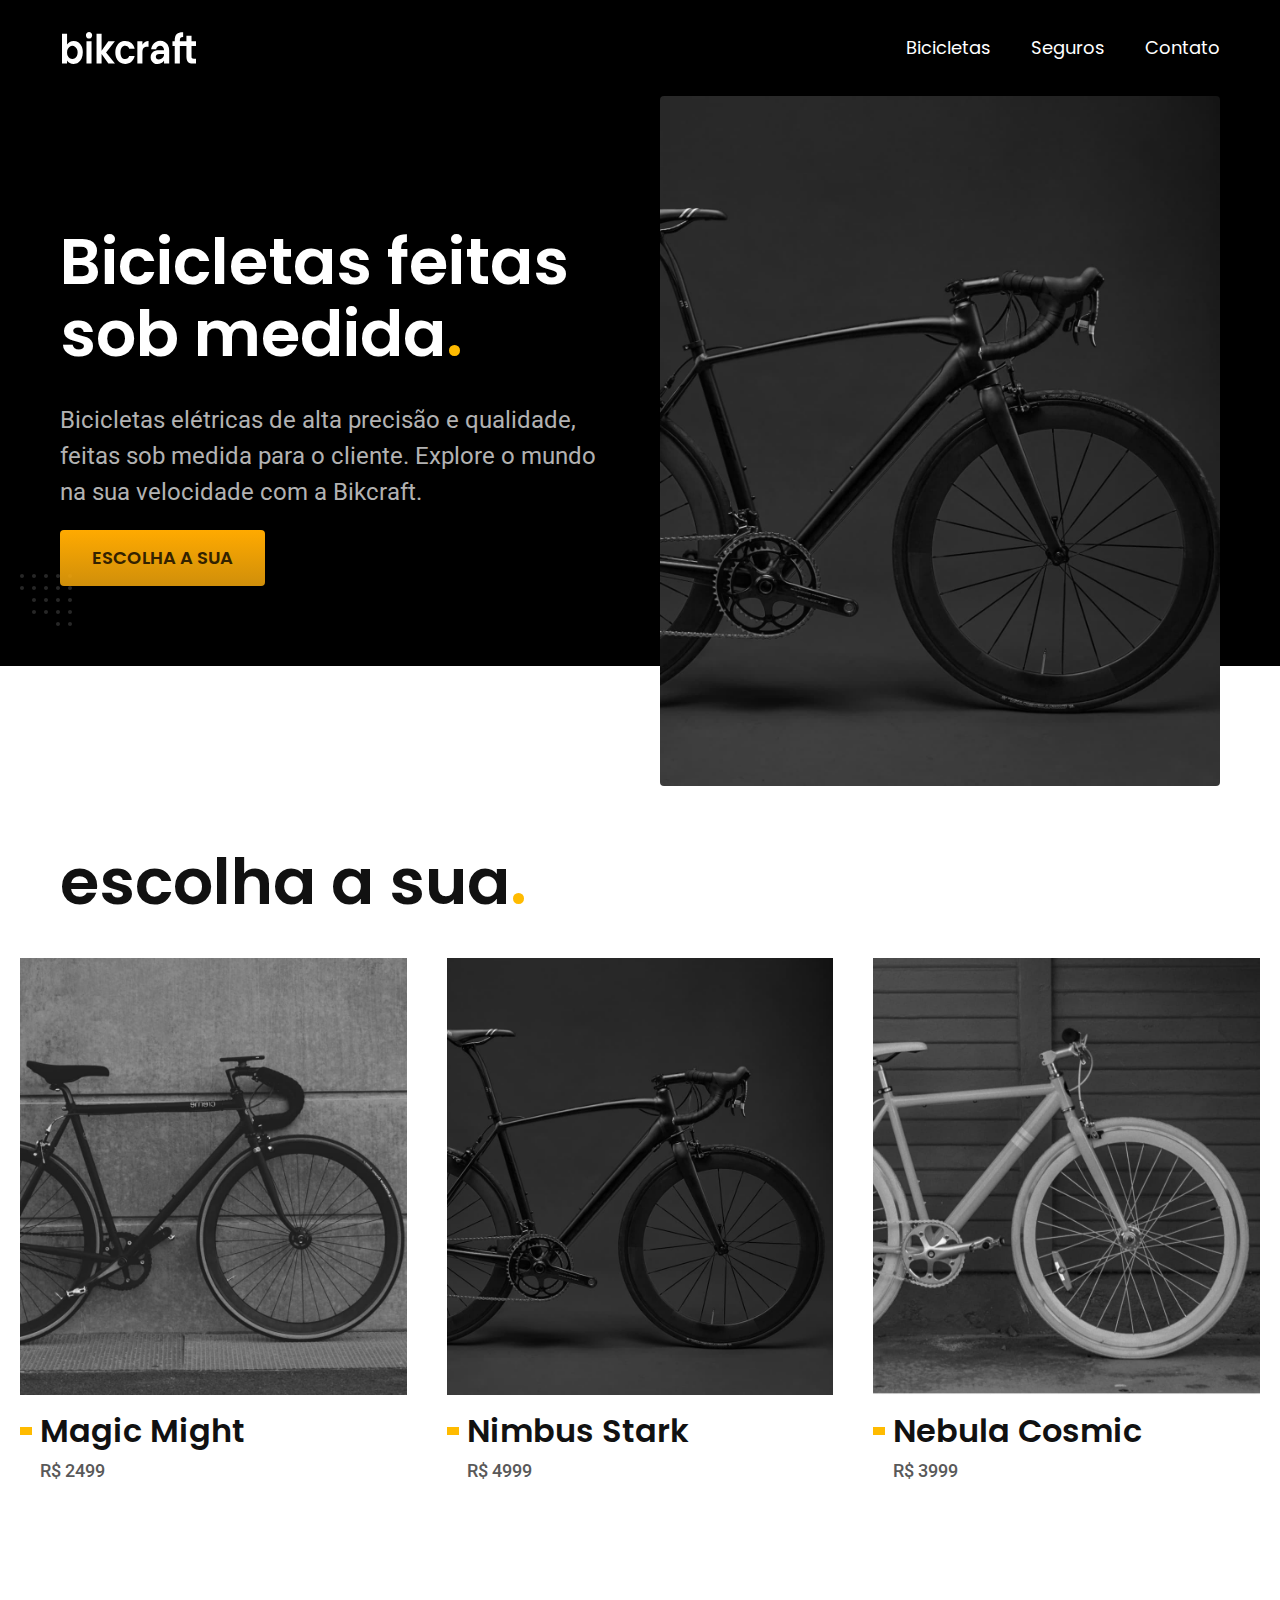
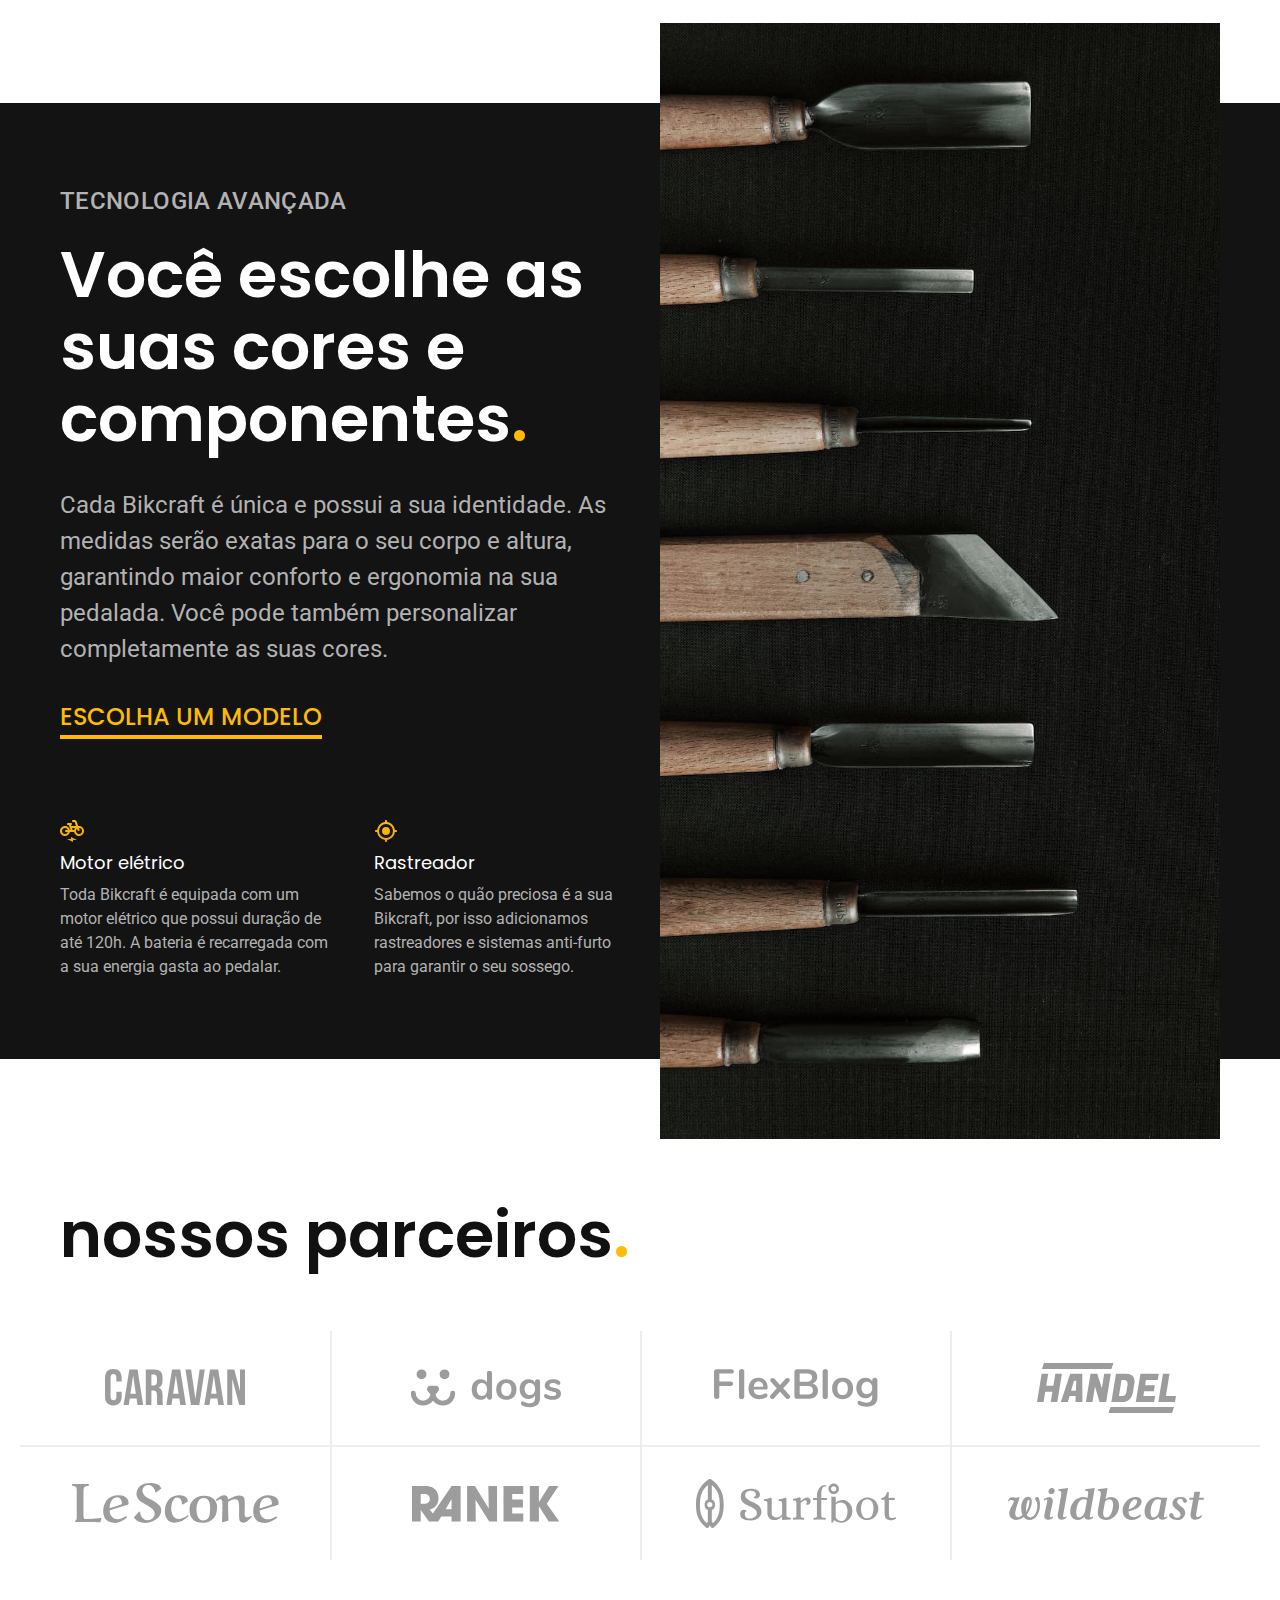
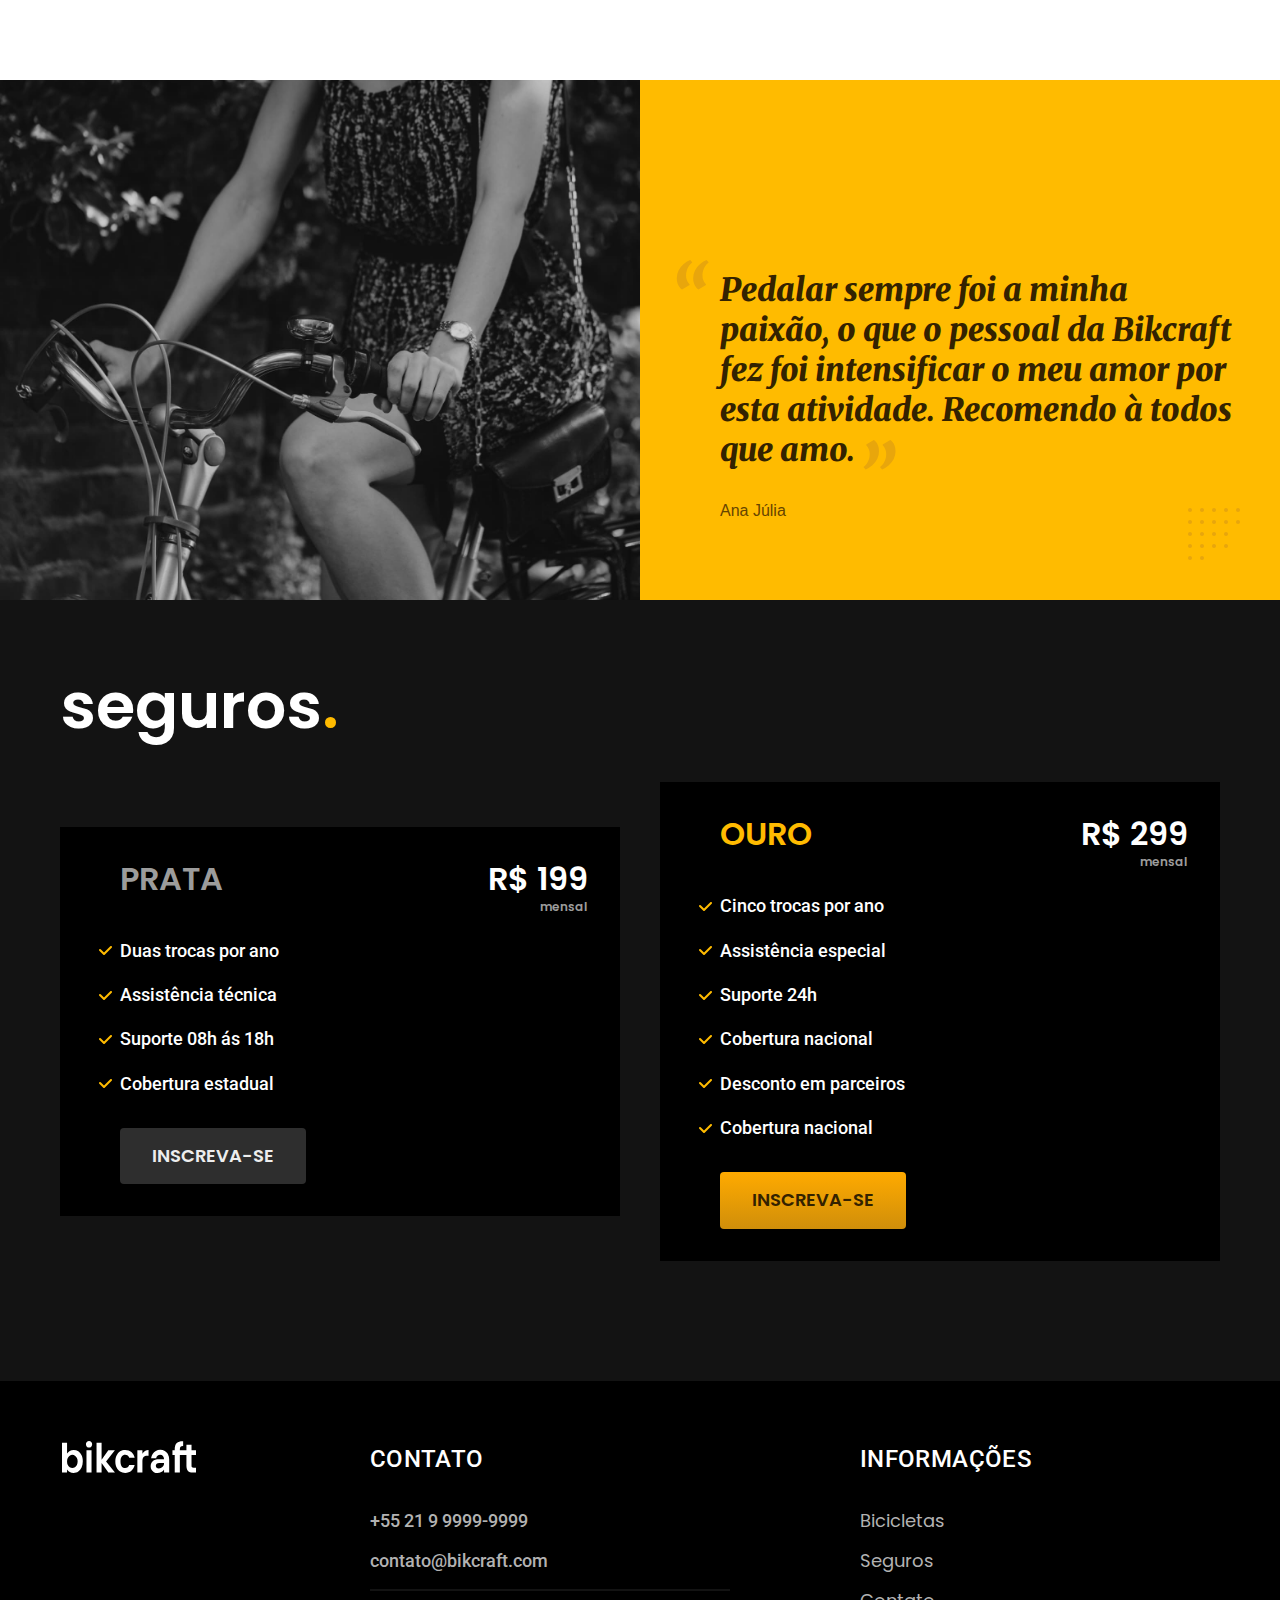
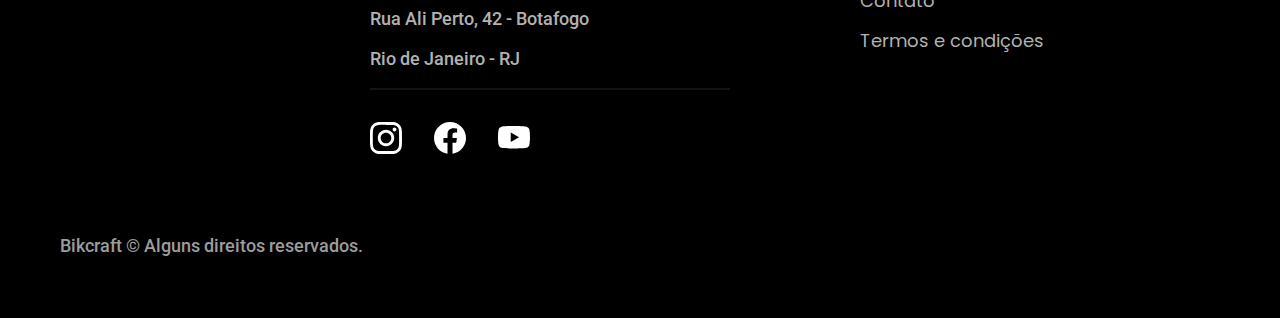
<file: index.html>
<!DOCTYPE html>
<html lang="pt-br">
<head>
    <meta charset="UTF-8">
    <meta name="viewport" content="width=device-width, initial-scale=1.0">
    <meta name="description" content="Bicicletas elétricas de alta precisão e qualidade,  feitas sob medida para o cliente. Explore o mundo na sua velocidade com a Bikcraft.">
    <title>Bikcraft - Bicicletas Elétricas</title>

    <link rel="icon" href="./favicon.svg" type="image/svg+xml">
    <link rel="preload" href="./css/style.css" as="style">
    <link rel="stylesheet" href="./css/style.css">

    <link rel="preconnect" href="https://fonts.googleapis.com">
    <link rel="preconnect" href="https://fonts.gstatic.com" crossorigin>
    <link rel="preconnect" href="https://fonts.googleapis.com">
    <link rel="preconnect" href="https://fonts.gstatic.com" crossorigin>
    <link href="https://fonts.googleapis.com/css2?family=Merriweather:ital,wght@1,900&family=Poppins:wght@400;600&family=Roboto:wght@400;500&display=swap" rel="stylesheet">
</head>
<body>
    <header class="header-bg">
        <div class="header container">
            <a href=""><img src="./img/bikcraft.svg" alt="Bikcraft"></a>
            <nav aria-label="primaria">
                <ul class="header-menu font-1-m cor-0">
                    <li><a href="./bicicletas.html">Bicicletas</a></li>
                    <li><a href="./seguros.html">Seguros</a></li>
                    <li><a href="./contato.html">Contato</a></li>
                </ul>
            </nav>
        </div>
    </header>

    <main class="introducao-bg">
        <div class="introducao container">
            <div class="introducao-conteudo">
                <h1 class="font-1-xxl cor-0 fadeInDown" data-anime="200">Bicicletas feitas sob medida<span class="cor-p1">.</span></h1>
                <p class="font-2-l cor-5 fadeInDown" data-anime="400">Bicicletas elétricas de alta precisão e qualidade,  feitas sob medida para o cliente. Explore o mundo na sua velocidade com a Bikcraft.</p>
                <a class="botao fadeInDown" data-anime="600" href="./bicicletas.html">Escolha a sua</a>
            </div>
            <div>
                <img class="fadeInDown" src="./img/fotos/introducao.jpg" data-anime="800" alt="Bicicleta elétrica preta">
            </div>
        </div>
    </main>

    <article class="bicicletas-lista">
        <h2 class=" container font-1-xxl">escolha a sua<span class="cor-p1">.</span></h2>

        <ul>
            <li>
                <a href="./bicicletas/magic.html">
                    <img src="./img/bicicletas/magic-home.jpg" alt="Bicicleta Magic">
                    <h3 class="font-1-xl">Magic Might</h3>
                    <span class="font-2-m cor-8">R$ 2499</span>
                </a>
            </li>
            <li>
                <a href="./bicicletas/nimbus.html">
                    <img src="./img/bicicletas/nimbus-home.jpg" alt="Bicicleta Magic">
                    <h3 class="font-1-xl">Nimbus Stark</h3>
                    <span class="font-2-m cor-8">R$ 4999</span>
                </a>
            </li>
            <li>
                <a href="./bicicletas/nebula.html">
                    <img src="./img/bicicletas/nebula-home.jpg" alt="Bicicleta Magic">
                    <h3 class="font-1-xl">Nebula Cosmic</h3>
                    <span class="font-2-m cor-8">R$ 3999</span>
                </a>
            </li>
        </ul>
    </article>

    <article class="tecnologia-bg">
        <div class="tecnologia container">
            <div class="tecnologia-conteudo">
                <span class="font-2-l-b cor-5">Tecnologia avançada</span>
                <h2 class="font-1-xxl cor-0">Você escolhe as suas cores e componentes<span class="cor-p1">.</span></h2>
                <p class="font-2-l cor-5">Cada Bikcraft é única e possui a sua identidade. As medidas serão exatas para o seu corpo e altura, garantindo maior conforto e ergonomia na sua pedalada. Você pode também personalizar completamente as suas cores.</p>
                <a class="link" href="./bicicletas.html">Escolha um modelo</a>
                <div class="tecnologia-vantagens">
                    <div>
                        <img src="./img/icones/eletrica.svg" alt="">
                        <h3 class="font-1-m cor-0">Motor elétrico</h3>
                        <p class="font-2-s cor-5">Toda Bikcraft é equipada com um motor elétrico que possui duração de até 120h. A bateria é recarregada com a sua energia gasta ao pedalar.</p>
                    </div>

                    <div>
                        <img src="./img/icones/rastreador.svg" alt="">
                        <h3 class="font-1-m cor-0">Rastreador</h3>
                        <p class="font-2-s cor-5">Sabemos o quão preciosa é a sua Bikcraft, por isso adicionamos rastreadores e sistemas anti-furto para garantir o seu sossego.</p>
                    </div>
                </div>
            </div>

            <div class="tecnologia-imagem">
                <img src="./img/fotos/tecnologia.jpg">
            </div>
        </div>
    </article>

    <section class="parceiros" aria-label="Nossos Parceiros">
        <h2 class=" container font-1-xxl">nossos parceiros<span class="cor-p1">.</span></h2>
        <ul>
            <li><img src="./img/parceiros/caravan.svg" alt="Caravan"></img></li>
            <li><img src="./img/parceiros/dogs.svg" alt="Dogs"></img></li>
            <li><img src="./img/parceiros/flexblog.svg" alt="FlexBlog"></img></li>
            <li><img src="./img/parceiros/handel.svg" alt="Handel"></img></li>
            <li><img src="./img/parceiros/lescone.svg" alt="Lescone"></img></li>
            <li><img src="./img/parceiros/ranek.svg" alt="Ranek"></img></li>
            <li><img src="./img/parceiros/surf.svg" alt="Surf"></img></li>
            <li><img src="./img/parceiros/wildbeast.svg" alt="Wildbeast"></img></li>
        </ul>
    </section>

    <section class="depoimento" aria-label="Depoimento">
        <div>
            <img src="./img/fotos/depoimento.jpg" alt="Pessoa pedalando uma bicicleta Bikcraft">
        </div>
        <div class="depoimento-conteudo">
            <blockquote class="font-1-xl cor-p5">
                <p>Pedalar sempre foi a minha paixão, o que o pessoal da Bikcraft fez foi intensificar o meu amor por esta atividade. Recomendo à todos que amo.</p>
            </blockquote>
            <span class="font-m-b cor-p4">Ana Júlia</span>
        </div>
    </section>

    <article class="seguros-bg">
        <div class="seguros container">
            <h2 class="font-1-xxl cor-0">seguros<span class="cor-p1">.</span></h2>
            <div class="seguros-item">
                <h3 class="font-1-xl cor-6">PRATA</h3>
                <span class="font-1-xl cor-0">R$ 199 <span class="font-1-xs cor-6">mensal</span></span>
                <ul class="font-2-m cor-0">
                    <li>Duas trocas por ano</li>
                    <li>Assistência técnica</li>
                    <li>Suporte 08h ás 18h</li>
                    <li>Cobertura estadual</li>
                </ul>
                <a class="botao secundario" href="./orcamento.html">Inscreva-se</a>
            </div>

            <div class="seguros-item">
                <h3 class="font-1-xl cor-p1">OURO</h3>
                <span class="font-1-xl cor-0">R$ 299 <span class="font-1-xs cor-6">mensal</span></span>
                <ul class="font-2-m cor-0">
                    <li>Cinco trocas por ano</li>
                    <li>Assistência especial</li>
                    <li>Suporte 24h</li>
                    <li>Cobertura nacional</li>
                    <li>Desconto em parceiros</li>
                    <li>Cobertura nacional</li>
                </ul>
                <a class="botao" href="./orcamento.html">Inscreva-se</a>
            </div>
        </div>
    </article>  

    <footer class="footer-bg">
        <div class="footer container">
            <img src="./img/bikcraft.svg" alt="Bikcraft">
            <div class="footer-contato">
                <h3 class="font-2-l-b cor-0">Contato</h3>
                <ul class="font-2-m cor-5">
                    <li><a href="tel:+5521999999999">+55 21 9 9999-9999</a></li>
                    <li><a href="mailto:contato@bikcraft.com">contato@bikcraft.com</a></li>
                    <li>Rua Ali Perto, 42 - Botafogo</a></li>
                    <li>Rio de Janeiro - RJ</a></li>
                </ul>
                <div class="footer-redes">
                    <a href="./">
                        <img src="./img/redes/insta-b.svg" alt="Instagram">
                    </a>
                    <a href="./">
                        <img src="./img/redes/face-b.svg" alt="Facebook">
                    </a>
                    <a href="./">
                        <img src="./img/redes/yout-b.svg" alt="Youtube">
                    </a>

                </div>
            </div>
            <div class="footer-informacoes">
                <h3 class="font-2-l-b cor-0">Informações</h3>
                <nav>
                    <ul class="font-1-m cor-5">
                        <li><a href="./bicicletas.html">Bicicletas</a></li>
                        <li><a href="./seguros.html">Seguros</a></li>
                        <li><a href="./contato.html">Contato</a></li>
                        <li><a href="./termos.html">Termos e condições</a></li>
                    </ul>
                </nav>
            </div>
            <p class="footer-copy font-2-m cor-6">Bikcraft © Alguns direitos reservados.</p>
        </div>
    </footer>

    <script src="./js/plugins/simple-anime.js"></script>
    <script src ="./js/script.js"></script>
</body>
</html>
</file>
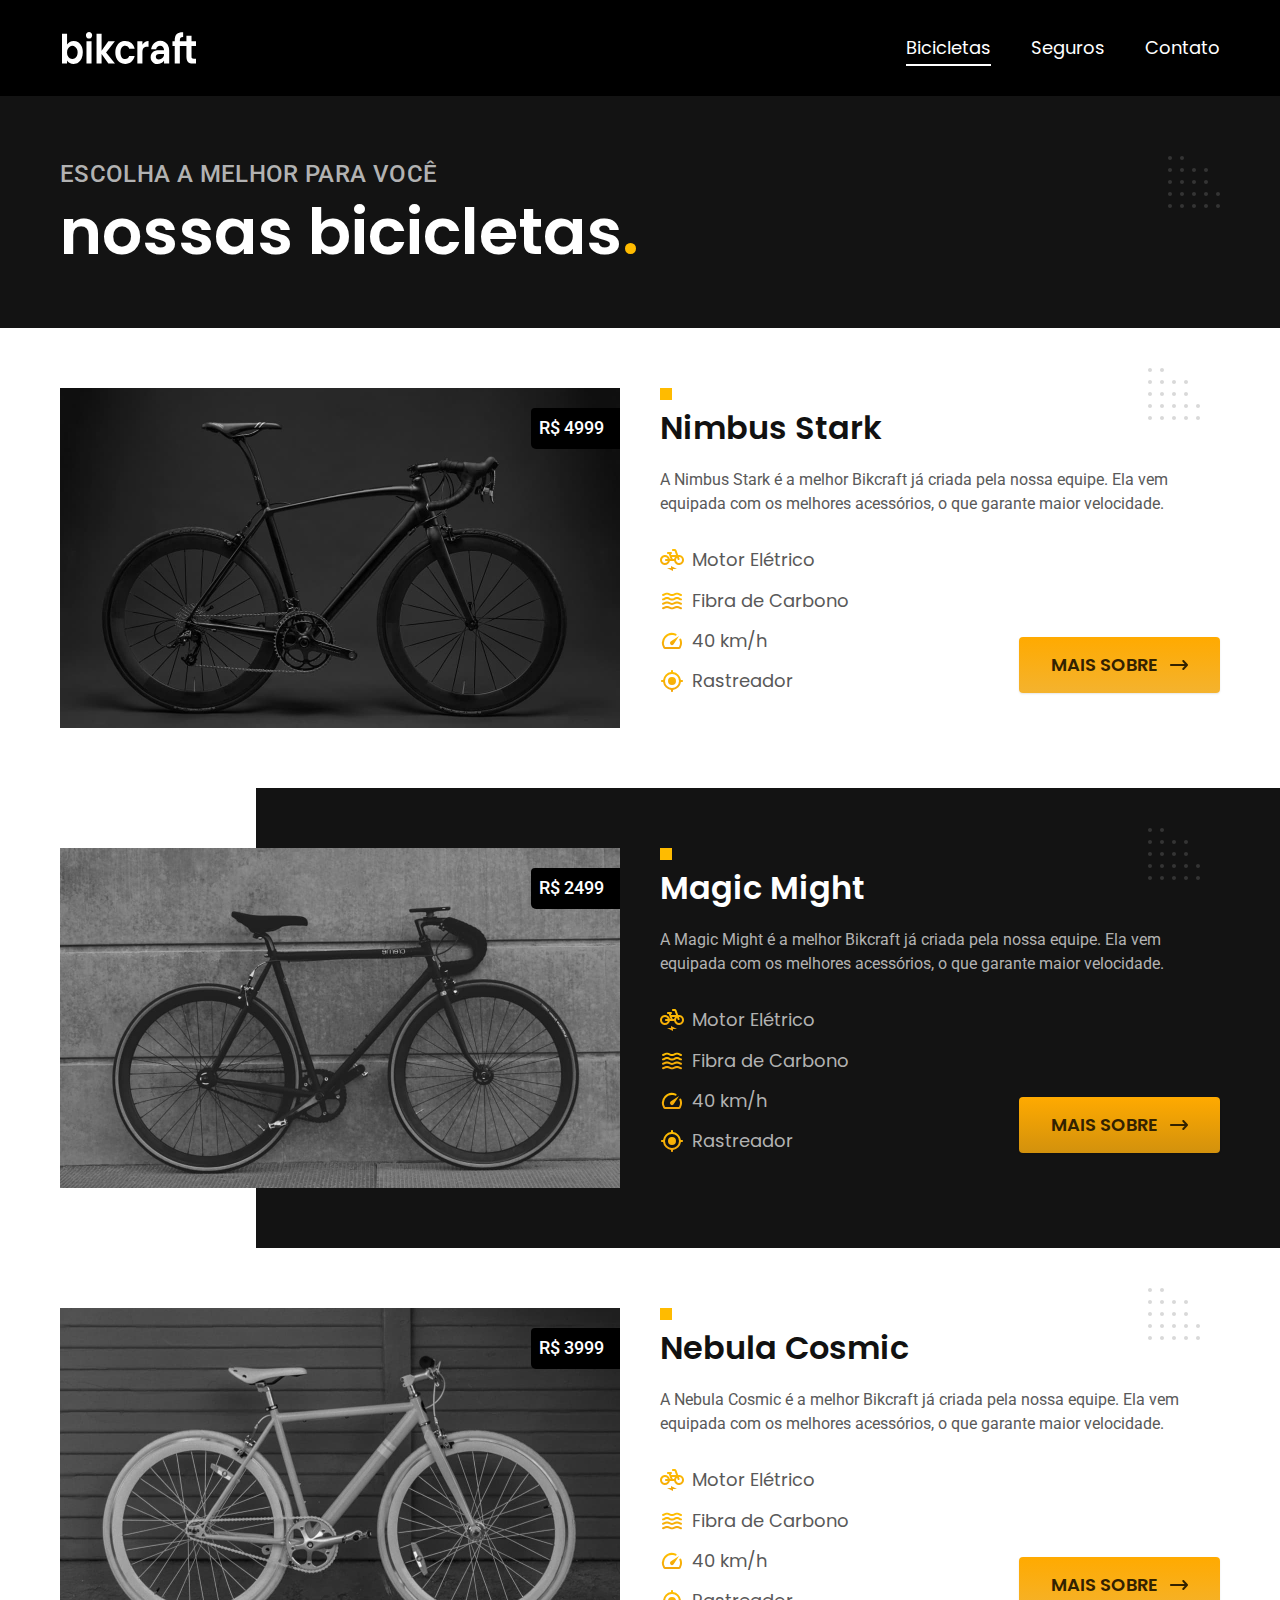
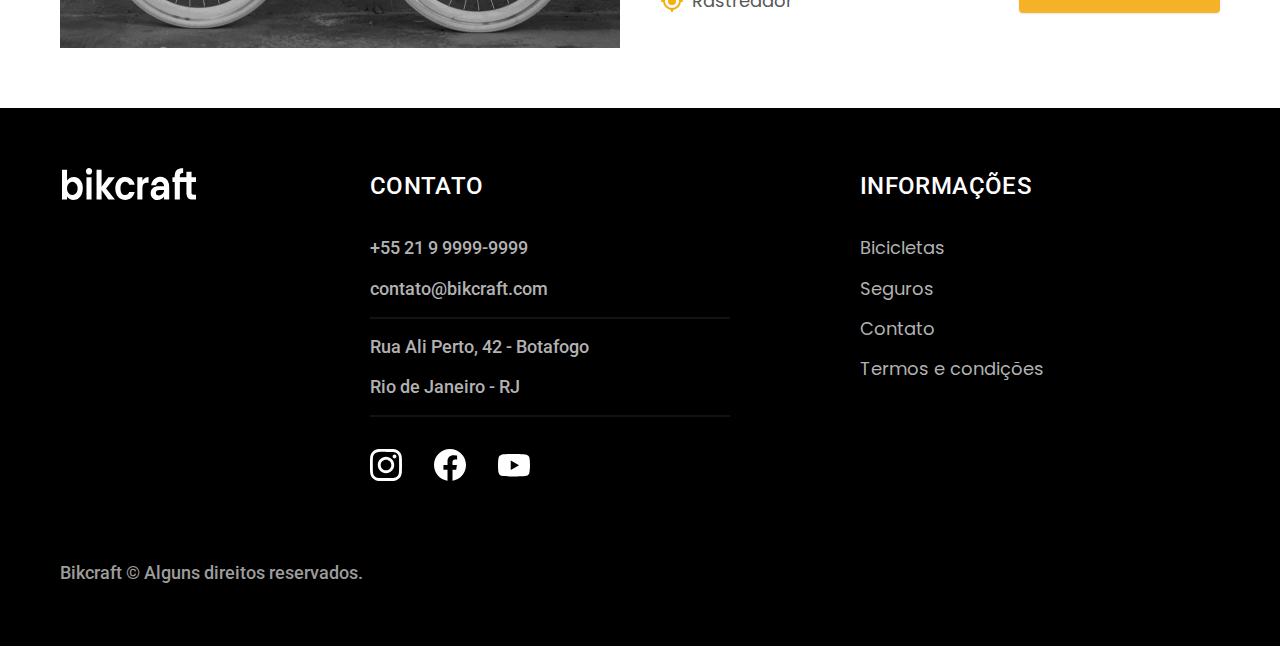
<file: bicicletas.html>
<!DOCTYPE html>
<html lang="pt-br">
    <head>
        <meta charset="UTF-8">
        <meta name="viewport" content="width=device-width, initial-scale=1.0">
        <meta name="description" content="Termos e condições.">
        <title>Bicicletas │ Bikcraft - Bicicletas Elétricas</title>
        
        <link rel="icon" href="./favicon.svg" type="image/svg+xml">
    <link rel="preload" href="./css/style.css" as="style">
        <link rel="stylesheet" href="./css/style.css">
    
        <link rel="preconnect" href="https://fonts.googleapis.com">
        <link rel="preconnect" href="https://fonts.gstatic.com" crossorigin>
        <link rel="preconnect" href="https://fonts.googleapis.com">
        <link rel="preconnect" href="https://fonts.gstatic.com" crossorigin>
        <link href="https://fonts.googleapis.com/css2?family=Merriweather:ital,wght@1,900&family=Poppins:wght@400;600&family=Roboto:wght@400;500&display=swap" rel="stylesheet">
    </head>
<body id="bicicletas">
    <header class="header-bg">
        <div class="header container">
            <a href="./index.html"><img src="./img/bikcraft.svg" alt="Bikcraft"></a>
            <nav aria-label="primaria">
                <ul class="header-menu font-1-m cor-0">
                    <li><a href="./bicicletas.html">Bicicletas</a></li>
                    <li><a href="./seguros.html">Seguros</a></li>
                    <li><a href="./contato.html">Contato</a></li>
                </ul>
            </nav>
        </div>
    </header>

    <main>
        <div class="titulo-bg">
            <div class="titulo container">
                <p class="font-2-l-b cor-5">Escolha a melhor para você</p>
                <h1 class="font-1-xxl cor-0">nossas bicicletas<span class="cor-p1">.</span></h1>
            </div>
        </div>

            <div class="bicicletas container">
                <div class="bicicletas-imagem">
                    <img src="./img/bicicletas/nimbus.jpg" alt="Bicicleta preta">
                    <span class="font-2-m cor-0">R$ 4999</span>
                </div>
                <div class="bicicletas-conteudo">
                    <h2 class="font-1-xl">Nimbus Stark</h2>
                    <p class="font-2-s cor-8">A Nimbus Stark é a melhor Bikcraft já criada pela nossa equipe. Ela vem equipada com os melhores acessórios, o que garante maior velocidade.</p>
                    <ul class="font-1-m cor-8">
                        <li><img src="./img/icones/eletrica.svg" alt="">Motor Elétrico</li>
                        <li><img src="./img/icones/carbono.svg" alt="">Fibra de Carbono</li>
                        <li><img src="./img/icones/velocidade.svg" alt="">40 km/h</li>
                        <li><img src="./img/icones/rastreador.svg" alt="">Rastreador</li>
                    </ul>
                    <a class="botao seta" href="./bicicletas/nimbus.html">Mais Sobre</a>
                </div>
            </div>
            
        <div class="bicicletas-bg">
            <div class="bicicletas container">
                <div class="bicicletas-imagem">
                    <img src="./img/bicicletas/magic.jpg" alt="Bicicleta preta">
                    <span class="font-2-m cor-0">R$ 2499</span>
                </div>
                <div class="bicicletas-conteudo">
                    <h2 class="font-1-xl cor-0">Magic Might</h2>
                    <p class="font-2-s cor-5">A Magic Might é a melhor Bikcraft já criada pela nossa equipe. Ela vem equipada com os melhores acessórios, o que garante maior velocidade.</p>
                    <ul class="font-1-m cor-5">
                        <li><img src="./img/icones/eletrica.svg" alt="">Motor Elétrico</li>
                        <li><img src="./img/icones/carbono.svg" alt="">Fibra de Carbono</li>
                        <li><img src="./img/icones/velocidade.svg" alt="">40 km/h</li>
                        <li><img src="./img/icones/rastreador.svg" alt="">Rastreador</li>
                    </ul>
                    <a class="botao seta" href="./bicicletas/magic.html">Mais Sobre</a>
                </div>
            </div>
        </div>

            <div class="bicicletas container">
                <div class="bicicletas-imagem">
                    <img src="./img/bicicletas/nebula.jpg" alt="Bicicleta preta">
                    <span class="font-2-m cor-0">R$ 3999</span>
                </div>
                <div class="bicicletas-conteudo">
                    <h2 class="font-1-xl">Nebula Cosmic</h2>
                    <p class="font-2-s cor-8">A Nebula Cosmic é a melhor Bikcraft já criada pela nossa equipe. Ela vem equipada com os melhores acessórios, o que garante maior velocidade.</p>
                    <ul class="font-1-m cor-8">
                        <li><img src="./img/icones/eletrica.svg" alt="">Motor Elétrico</li>
                        <li><img src="./img/icones/carbono.svg" alt="">Fibra de Carbono</li>
                        <li><img src="./img/icones/velocidade.svg" alt="">40 km/h</li>
                        <li><img src="./img/icones/rastreador.svg" alt="">Rastreador</li>
                    </ul>
                    <a class="botao seta" href="./bicicletas/nebula.html">Mais Sobre</a>
                </div>
            </div>
    </main>


    <footer class="footer-bg">
        <div class="footer container">
            <img src="./img/bikcraft.svg" alt="Bikcraft">
            <div class="footer-contato">
                <h3 class="font-2-l-b cor-0">Contato</h3>
                <ul class="font-2-m cor-5">
                    <li><a href="tel:+5521999999999">+55 21 9 9999-9999</a></li>
                    <li><a href="mailto:contato@bikcraft.com">contato@bikcraft.com</a></li>
                    <li>Rua Ali Perto, 42 - Botafogo</a></li>
                    <li>Rio de Janeiro - RJ</a></li>
                </ul>
                <div class="footer-redes">
                    <a href="./">
                        <img src="./img/redes/insta-b.svg" alt="Instagram">
                    </a>
                    <a href="./">
                        <img src="./img/redes/face-b.svg" alt="Facebook">
                    </a>
                    <a href="./">
                        <img src="./img/redes/yout-b.svg" alt="Youtube">
                    </a>

                </div>
            </div>
            <div class="footer-informacoes">
                <h3 class="font-2-l-b cor-0">Informações</h3>
                <nav>
                    <ul class="font-1-m cor-5">
                        <li><a href="./bicicletas.html">Bicicletas</a></li>
                        <li><a href="./seguros.html">Seguros</a></li>
                        <li><a href="./contato.html">Contato</a></li>
                        <li><a href="./termos.html">Termos e condições</a></li>
                    </ul>
                </nav>
            </div>
            <p class="footer-copy font-2-m cor-6">Bikcraft © Alguns direitos reservados.</p>
        </div>
    </footer>
    <script src ="./js/script.js"></script>
</body>
</html>
</file>
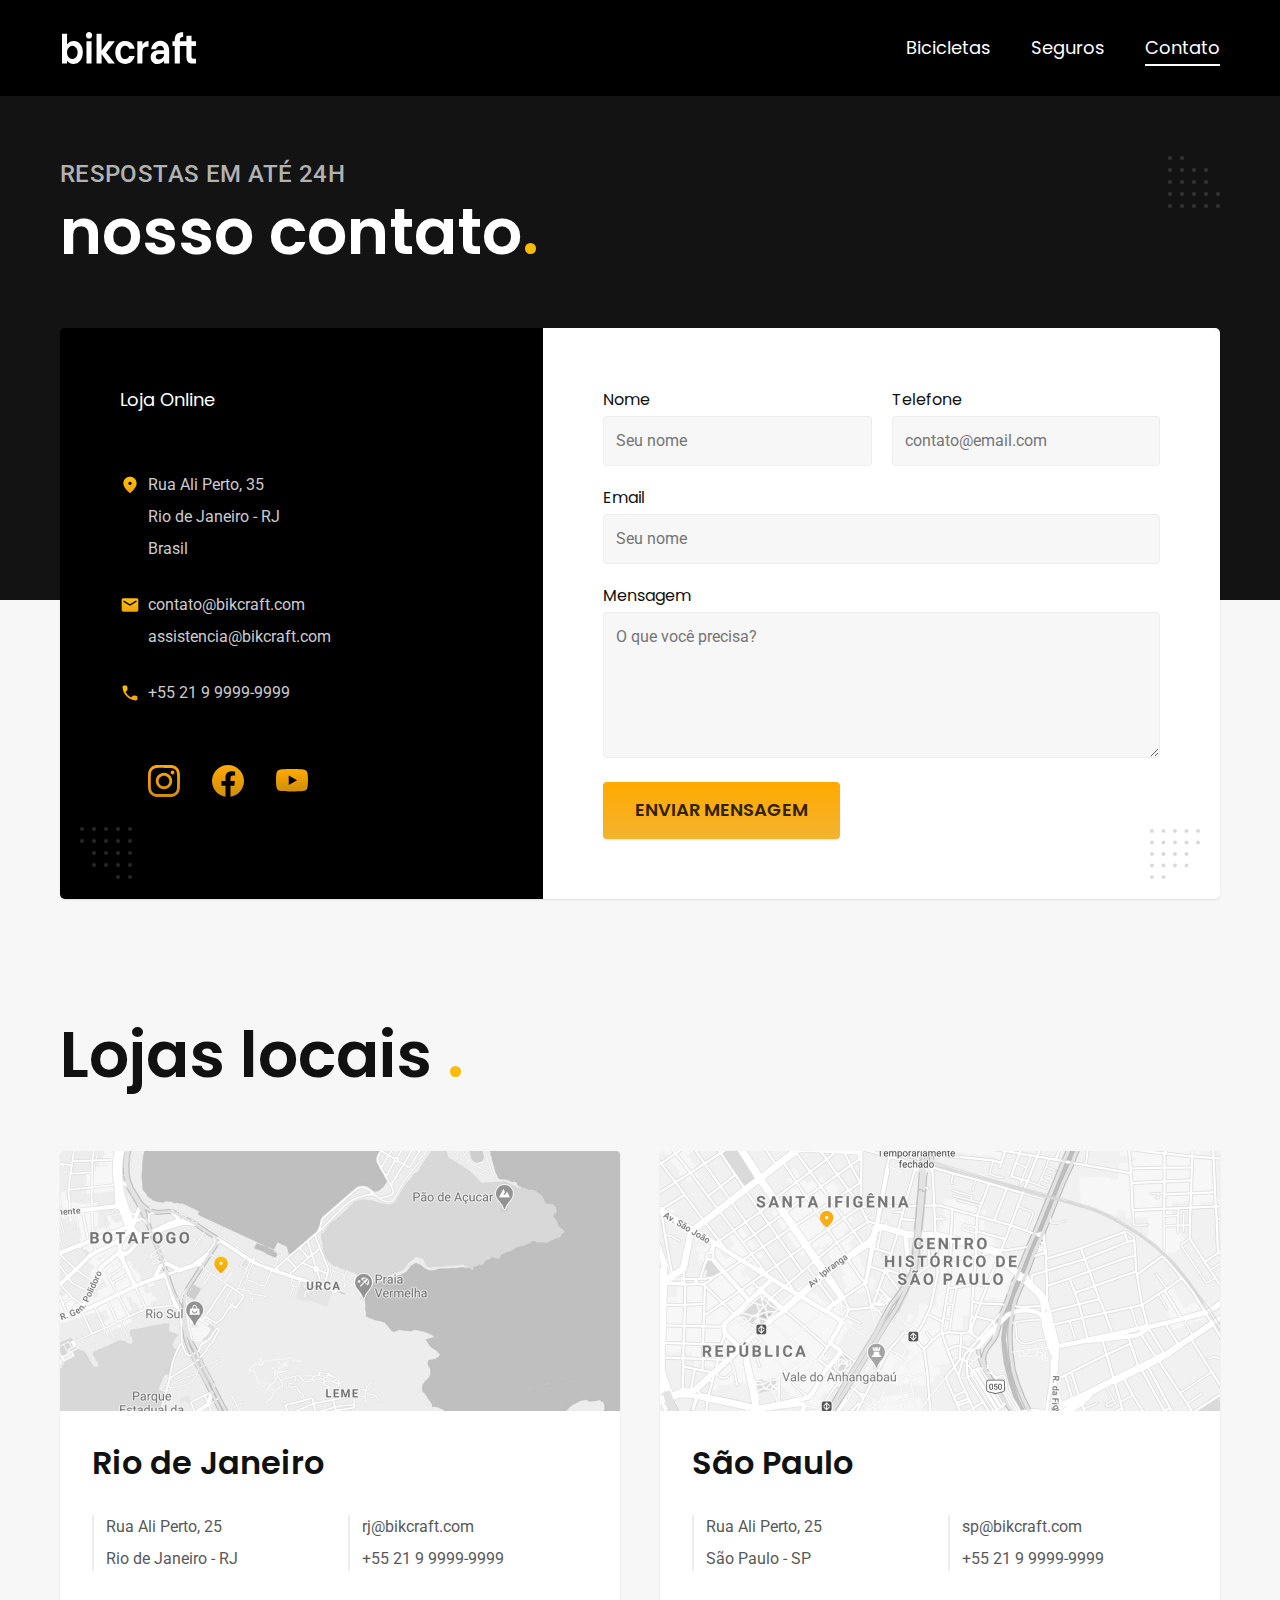
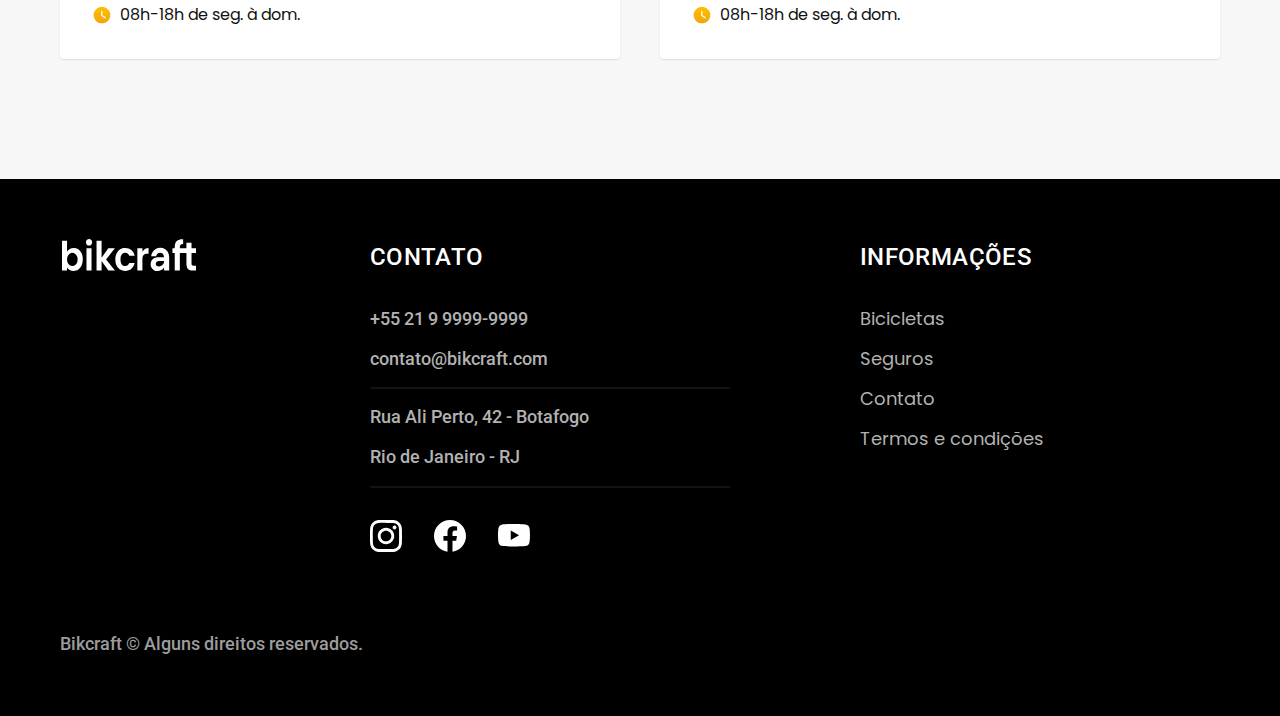
<file: contato.html>
<!DOCTYPE html>
<html lang="pt-br">
    <head>
        <meta charset="UTF-8">
        <meta name="viewport" content="width=device-width, initial-scale=1.0">
        <meta name="description" content="Termos e condições.">
        <title>Contato │ Bikcraft - Bicicletas Elétricas</title>
        
        <link rel="icon" href="./favicon.svg" type="image/svg+xml">
    <link rel="preload" href="./css/style.css" as="style">
        <link rel="stylesheet" href="./css/style.css">
    
        <link rel="preconnect" href="https://fonts.googleapis.com">
        <link rel="preconnect" href="https://fonts.gstatic.com" crossorigin>
        <link rel="preconnect" href="https://fonts.googleapis.com">
        <link rel="preconnect" href="https://fonts.gstatic.com" crossorigin>
        <link href="https://fonts.googleapis.com/css2?family=Merriweather:ital,wght@1,900&family=Poppins:wght@400;600&family=Roboto:wght@400;500&display=swap" rel="stylesheet">
    </head>
<body id="contato">
    <header class="header-bg">
        <div class="header container">
            <a href="./index.html"><img src="./img/bikcraft.svg" alt="Bikcraft"></a>
            <nav aria-label="primaria">
                <ul class="header-menu font-1-m cor-0">
                    <li><a href="./bicicletas.html">Bicicletas</a></li>
                    <li><a href="./seguros.html">Seguros</a></li>
                    <li><a href="./contato.html">Contato</a></li>
                </ul>
            </nav>
        </div>
    </header>

    <main>
        <div class="titulo-bg">
            <div class="titulo container">
                <p class="font-2-l-b cor-5">RESPOSTAS EM ATÉ 24H</p>
                <h1 class="font-1-xxl cor-0">nosso contato<span class="cor-p1">.</span></h1>
            </div>
        </div>

        <div class="contato container">
            <section class="contato-dados" aria-label="Endereço">
                <h2 class="font-1-m cor-0">Loja Online</h2>
                <div class="contato-endereco font-2-s cor-4">
                    <p>Rua Ali Perto, 35</p>
                    <p>Rio de Janeiro - RJ</p>
                    <p>Brasil</p>
                </div>
                <address class="contato-meios font-2-s cor-4">
                    <a href="mailto:contato@bikcraft.com">contato@bikcraft.com</a>
                    <a href="mailto:assistencia@bikcraft.com">assistencia@bikcraft.com</a>
                    <a href="tel:+5521999999999">+55 21 9 9999-9999</a>
                </address>
                <div class="contato-redes">
                    <a href="./">
                        <img src="./img/redes/insta-a.svg" alt="Instagram">
                    </a>
                    <a href="./">
                        <img src="./img/redes/face-a.svg" alt="Facebook">
                    </a>
                    <a href="./">
                        <img src="./img/redes/yout-a.svg" alt="Youtube">
                    </a>
                </div>
            </section>

            <section class="contato-formulario" aria-label="Formulario">
                <form class="form" action="./contato.html">
                    <div>
                        <label for="nome">Nome</label>
                        <input type="text" id="nome" name="nome" placeholder="Seu nome">
                    </div>

                    <div>
                        <label for="telefone">Telefone</label>
                        <input type="text" id="telefone" name="telefone" placeholder="contato@email.com">
                    </div>

                    <div class="col-2">
                        <label for="email">Email</label>
                        <input type="email" id="email" name="email" placeholder="Seu nome">
                    </div>

                    <div class="col-2">
                        <label for="mensagem">Mensagem</label>
                        <textarea rows="5" id="mensagem" name="mensagem" placeholder="O que você precisa?"></textarea>
                    </div>
                    <button class="botao col-2">Enviar Mensagem</button>
                </form>
            </section>
        </div>
    </main>

    <article class ="lojas container">
        <h2 class="font-1-xxl">Lojas locais <span class="cor-p1">.</span></h2>
        <div class="lojas-item">
            <img src="./img/lojas/rj.jpg" alt="mapa marcando o endereço em Rua Ali Perto, 25 - Rio de Janeiro/RJ">
            <div class="lojas-conteudo">
                <h3 class="font-1-xl">Rio de Janeiro</h3>
                <div class="lojas-dados font-2-s cor-8">
                    <p>Rua Ali Perto, 25</p>
                    <p>Rio de Janeiro - RJ</p>
                </div>
            
                <div class="lojas-dados font-2-s cor-8">
                    <a href="mailto:rj@bikcraft.com">rj@bikcraft.com</a>
                    <a href="tel:+5521999999999">+55 21 9 9999-9999</a>
                </div>
                <p class="lojas-tempo font-1-s"><img src="./img/icones/horario.svg" alt="">08h-18h de seg. à dom.</p>
                </div>
        </div>

        <div class="lojas-item">
            <img src="./img/lojas/sp.jpg" alt="mapa marcando o endereço em Rua Ali Perto, 25 - São Paulo/SP">
            <div class="lojas-conteudo">
                <h3 class="font-1-xl">São Paulo</h3>
                <div class="lojas-dados font-2-s cor-8">
                    <p>Rua Ali Perto, 25</p>
                    <p>São Paulo - SP</p>
                </div>
        
                <div class="lojas-dados font-2-s cor-8">
                    <a href="mailto:sp@bikcraft.com">sp@bikcraft.com</a>
                    <a href="tel:+5511999999999">+55 21 9 9999-9999</a>
                </div>
                <p class="lojas-tempo font-1-s"><img src="./img/icones/horario.svg" alt="">08h-18h de seg. à dom.</p>
            </div>
        </div>
    </article>


    <footer class="footer-bg">
        <div class="footer container">
            <img src="./img/bikcraft.svg" alt="Bikcraft">
            <div class="footer-contato">
                <h3 class="font-2-l-b cor-0">Contato</h3>
                <ul class="font-2-m cor-5">
                    <li><a href="tel:+5521999999999">+55 21 9 9999-9999</a></li>
                    <li><a href="mailto:contato@bikcraft.com">contato@bikcraft.com</a></li>
                    <li>Rua Ali Perto, 42 - Botafogo</a></li>
                    <li>Rio de Janeiro - RJ</a></li>
                </ul>
                <div class="footer-redes">
                    <a href="./">
                        <img src="./img/redes/insta-b.svg" alt="Instagram">
                    </a>
                    <a href="./">
                        <img src="./img/redes/face-b.svg" alt="Facebook">
                    </a>
                    <a href="./">
                        <img src="./img/redes/yout-b.svg" alt="Youtube">
                    </a>
                </div>
            </div>
            <div class="footer-informacoes">
                <h3 class="font-2-l-b cor-0">Informações</h3>
                <nav>
                    <ul class="font-1-m cor-5">
                        <li><a href="./bicicletas.html">Bicicletas</a></li>
                        <li><a href="./seguros.html">Seguros</a></li>
                        <li><a href="./contato.html">Contato</a></li>
                        <li><a href="./termos.html">Termos e condições</a></li>
                    </ul>
                </nav>
            </div>
            <p class="footer-copy font-2-m cor-6">Bikcraft © Alguns direitos reservados.</p>
        </div>
    </footer>
    <script src ="./js/script.js"></script>
</body>
</html>
</file>
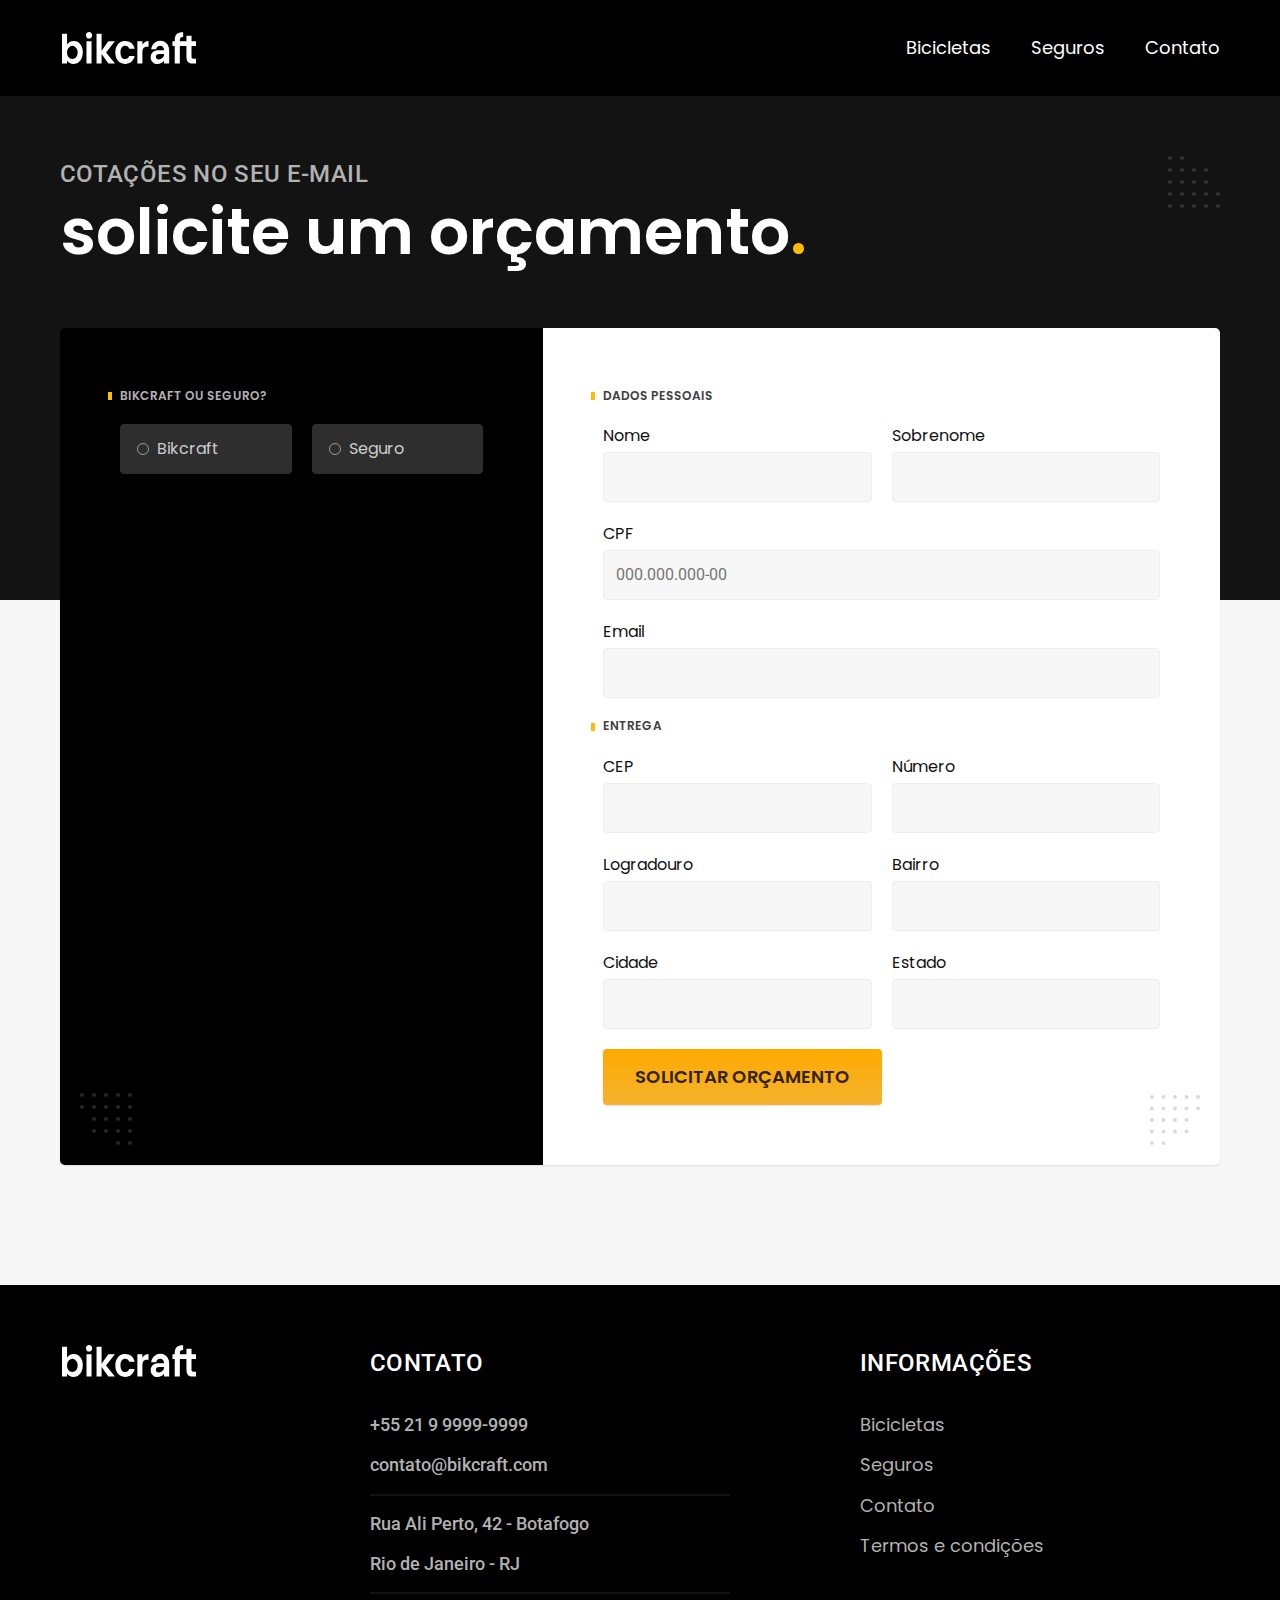
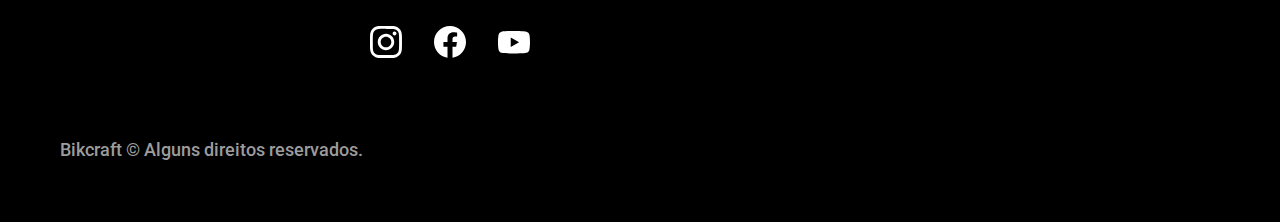
<file: orcamento.html>
<!DOCTYPE html>
<html lang="pt-br">
    <head>
        <meta charset="UTF-8">
        <meta name="viewport" content="width=device-width, initial-scale=1.0">
        <meta name="description" content="Termos e condições.">
        <title>Orçamento │ Bikcraft - Bicicletas Elétricas</title>
        
        <link rel="icon" href="./favicon.svg" type="image/svg+xml">
    <link rel="preload" href="./css/style.css" as="style">
        <link rel="stylesheet" href="./css/style.css">
    
        <link rel="preconnect" href="https://fonts.googleapis.com">
        <link rel="preconnect" href="https://fonts.gstatic.com" crossorigin>
        <link rel="preconnect" href="https://fonts.googleapis.com">
        <link rel="preconnect" href="https://fonts.gstatic.com" crossorigin>
        <link href="https://fonts.googleapis.com/css2?family=Merriweather:ital,wght@1,900&family=Poppins:wght@400;600&family=Roboto:wght@400;500&display=swap" rel="stylesheet">
    </head>
<body id="orcamento">
    <header class="header-bg">
        <div class="header container">
            <a href="./index.html"><img src="./img/bikcraft.svg" alt="Bikcraft"></a>
            <nav aria-label="primaria">
                <ul class="header-menu font-1-m cor-0">
                    <li><a href="./bicicletas.html">Bicicletas</a></li>
                    <li><a href="./seguros.html">Seguros</a></li>
                    <li><a href="./contato.html">Contato</a></li>
                </ul>
            </nav>
        </div>
    </header>

    <main>
        <div class="titulo-bg">
            <div class="titulo container">
                <p class="font-2-l-b cor-5">COTAÇÕES NO SEU E-MAIL</p>
                <h1 class="font-1-xxl cor-0">solicite um orçamento<span class="cor-p1">.</span></h1>
            </div>
        </div>

        <form class="orcamento container" action="./orcamento.html">
            <div class="orcamento-produto">
                <h2 class="font-1-xs cor-5">Bikcraft ou Seguro?</h2>

                <input type="radio" name="tipo" value="bikcraft" id="bikcraft">
                <label for="bikcraft">Bikcraft</label>

                <input type="radio" name="tipo" value="seguro" id="seguro">
                <label for="seguro">Seguro</label>

                <div class="orcamento-conteudo" id="orcamento-bikcraft">
                    <h2 class="font-1-xs cor-5">Escolha a sua (BIKCRAFT)</h2>

                    <input type="radio" name="produto" value="nimbus" id="nimbus">
                    <label for="nimbus">Nimbus Stark <span>R$ 4999</span></label>
                    <div class="orcamento-detalhes">
                        <ul class="font-1-xs cor-8">
                            <li><img src="./img/icones/eletrica.svg" alt="">Motor Elétrico</li>
                            <li><img src="./img/icones/carbono.svg" alt="">Fibra de Carbono</li>
                            <li><img src="./img/icones/velocidade.svg" alt="">40 km/h</li>
                            <li><img src="./img/icones/rastreador.svg" alt="">Rastreador</li>
                        </ul>
                        <img src="./img/bicicletas/nimbus.jpg" alt="Bicicleta preta">
                    </div>

                    <input type="radio" name="produto" value="magic" id="magic">
                    <label for="magic">Magic Might <span>R$ 2499</span></label>
                    <div class="orcamento-detalhes">
                        <ul class="font-1-xs cor-8">
                            <li><img src="./img/icones/eletrica.svg" alt="">Motor Elétrico</li>
                            <li><img src="./img/icones/carbono.svg" alt="">Fibra de Carbono</li>
                            <li><img src="./img/icones/velocidade.svg" alt="">40 km/h</li>
                            <li><img src="./img/icones/rastreador.svg" alt="">Rastreador</li>
                        </ul>
                        <img src="./img/bicicletas/magic.jpg" alt="Bicicleta preta">
                    </div>

                    <input type="radio" name="produto" value="nebula" id="nebula">
                    <label for="nebula">Nebula Cosmic <span>R$ 3999</span></label>
                    <div class="orcamento-detalhes">
                        <ul class="font-1-xs cor-8">
                            <li><img src="./img/icones/eletrica.svg" alt="">Motor Elétrico</li>
                            <li><img src="./img/icones/carbono.svg" alt="">Fibra de Carbono</li>
                            <li><img src="./img/icones/velocidade.svg" alt="">40 km/h</li>
                            <li><img src="./img/icones/rastreador.svg" alt="">Rastreador</li>
                        </ul>
                        <img src="./img/bicicletas/nebula.jpg" alt="Bicicleta branca">
                    </div>
                </div>

                <div class="orcamento-conteudo" id="orcamento-seguro">
                    <h2 class="font-1-xs cor-5">Escolha o plano</h2>

                    <input type="radio" name="produto" value="prata" id="prata">
                    <label for="prata">Prata<span>R$ 199</span></label>

                    <input type="radio" name="produto" value="ouro" id="ouro">
                    <label for="ouro">Ouro<span>R$ 299</span></label>
                    
                </div>
            </div>

            <div class="orcamento-dados form">
                <h2 class="font-1-xs cor-9 col-2">dados pessoais</h2>
                <div>
                    <label for="nome">Nome</label>
                    <input type="text" id="nome" name="nome">
                </div>

                <div>
                    <label for="sobrenome">Sobrenome</label>
                    <input type="text" id="sobrenome" name="sobrenome">
                </div>

                <div class="col-2">
                    <label for="cpf">CPF</label>
                    <input type="text" id="cpf" name="cpf" placeholder="000.000.000-00">
                </div>

                <div class="col-2">
                    <label for="email">Email</label>
                    <input type="email" id="email" name="email">
                </div>
                <h2 class="font-1-xs cor-9 col-2">entrega</h2>

                <div>
                    <label for="cep">CEP</label>
                    <input type="text" id="cep" name="cep">
                </div>

                <div>
                    <label for="numero">Número</label>
                    <input type="text" id="numero" name="numero">
                </div>

                <div>
                    <label for="logradouro">Logradouro</label>
                    <input type="text" id="logradouro" name="logradouro">
                </div>

                <div>
                    <label for="bairro">Bairro</label>
                    <input type="text" id="bairro" name="bairro">
                </div>

                <div>
                    <label for="cidade">Cidade</label>
                    <input type="text" id="cidade" name="cidade">
                </div>

                <div>
                    <label for="estado">Estado</label>
                    <input type="text" id="estado" name="estado">
                </div>

                <button class="botao col-2">Solicitar Orçamento</button>
            </div>
        </form>
    </main>


    <footer class="footer-bg">
        <div class="footer container">
            <img src="./img/bikcraft.svg" alt="Bikcraft">
            <div class="footer-contato">
                <h3 class="font-2-l-b cor-0">Contato</h3>
                <ul class="font-2-m cor-5">
                    <li><a href="tel:+5521999999999">+55 21 9 9999-9999</a></li>
                    <li><a href="mailto:contato@bikcraft.com">contato@bikcraft.com</a></li>
                    <li>Rua Ali Perto, 42 - Botafogo</a></li>
                    <li>Rio de Janeiro - RJ</a></li>
                </ul>
                <div class="footer-redes">
                    <a href="./">
                        <img src="./img/redes/insta-b.svg" alt="Instagram">
                    </a>
                    <a href="./">
                        <img src="./img/redes/face-b.svg" alt="Facebook">
                    </a>
                    <a href="./">
                        <img src="./img/redes/yout-b.svg" alt="Youtube">
                    </a>

                </div>
            </div>
            <div class="footer-informacoes">
                <h3 class="font-2-l-b cor-0">Informações</h3>
                <nav>
                    <ul class="font-1-m cor-5">
                        <li><a href="./bicicletas.html">Bicicletas</a></li>
                        <li><a href="./seguros.html">Seguros</a></li>
                        <li><a href="./contato.html">Contato</a></li>
                        <li><a href="./termos.html">Termos e condições</a></li>
                    </ul>
                </nav>
            </div>
            <p class="footer-copy font-2-m cor-6">Bikcraft © Alguns direitos reservados.</p>
        </div>
    </footer>
    <script src ="./js/script.js"></script>
</body>
</html>
</file>
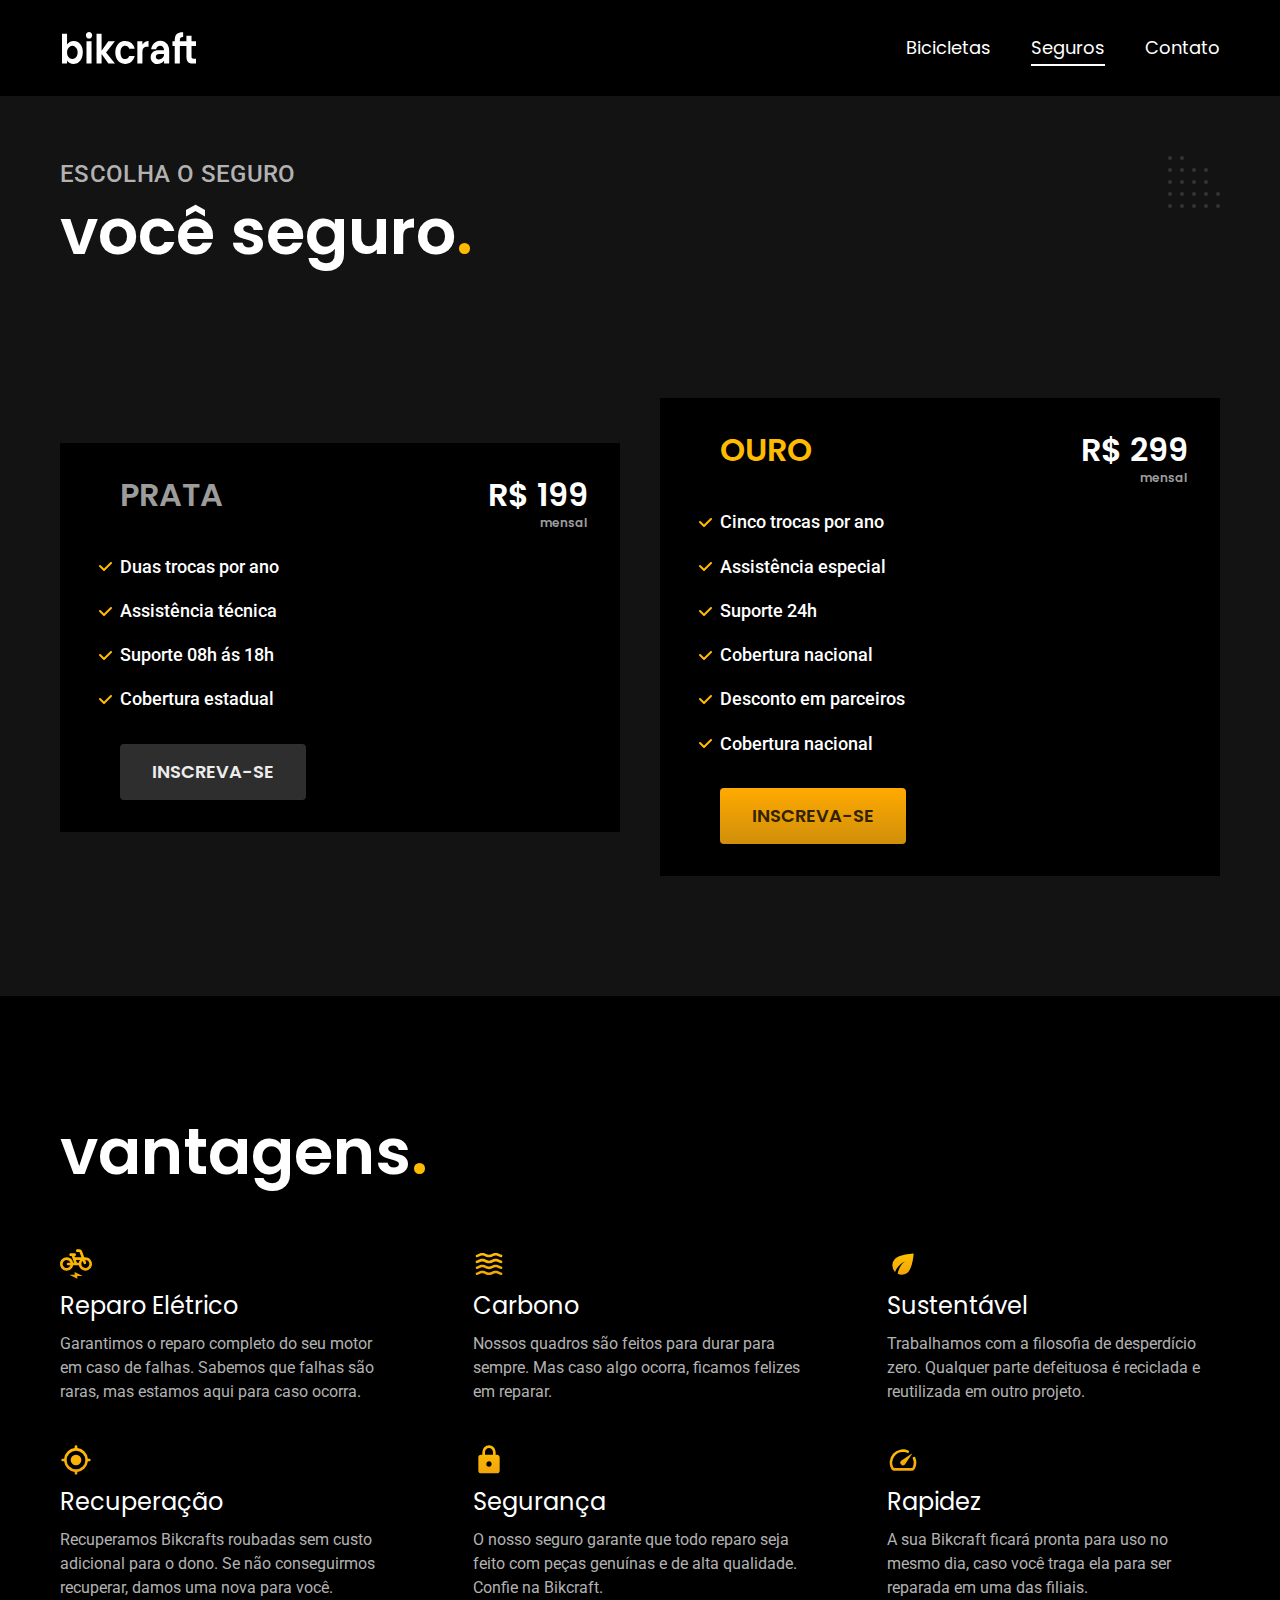
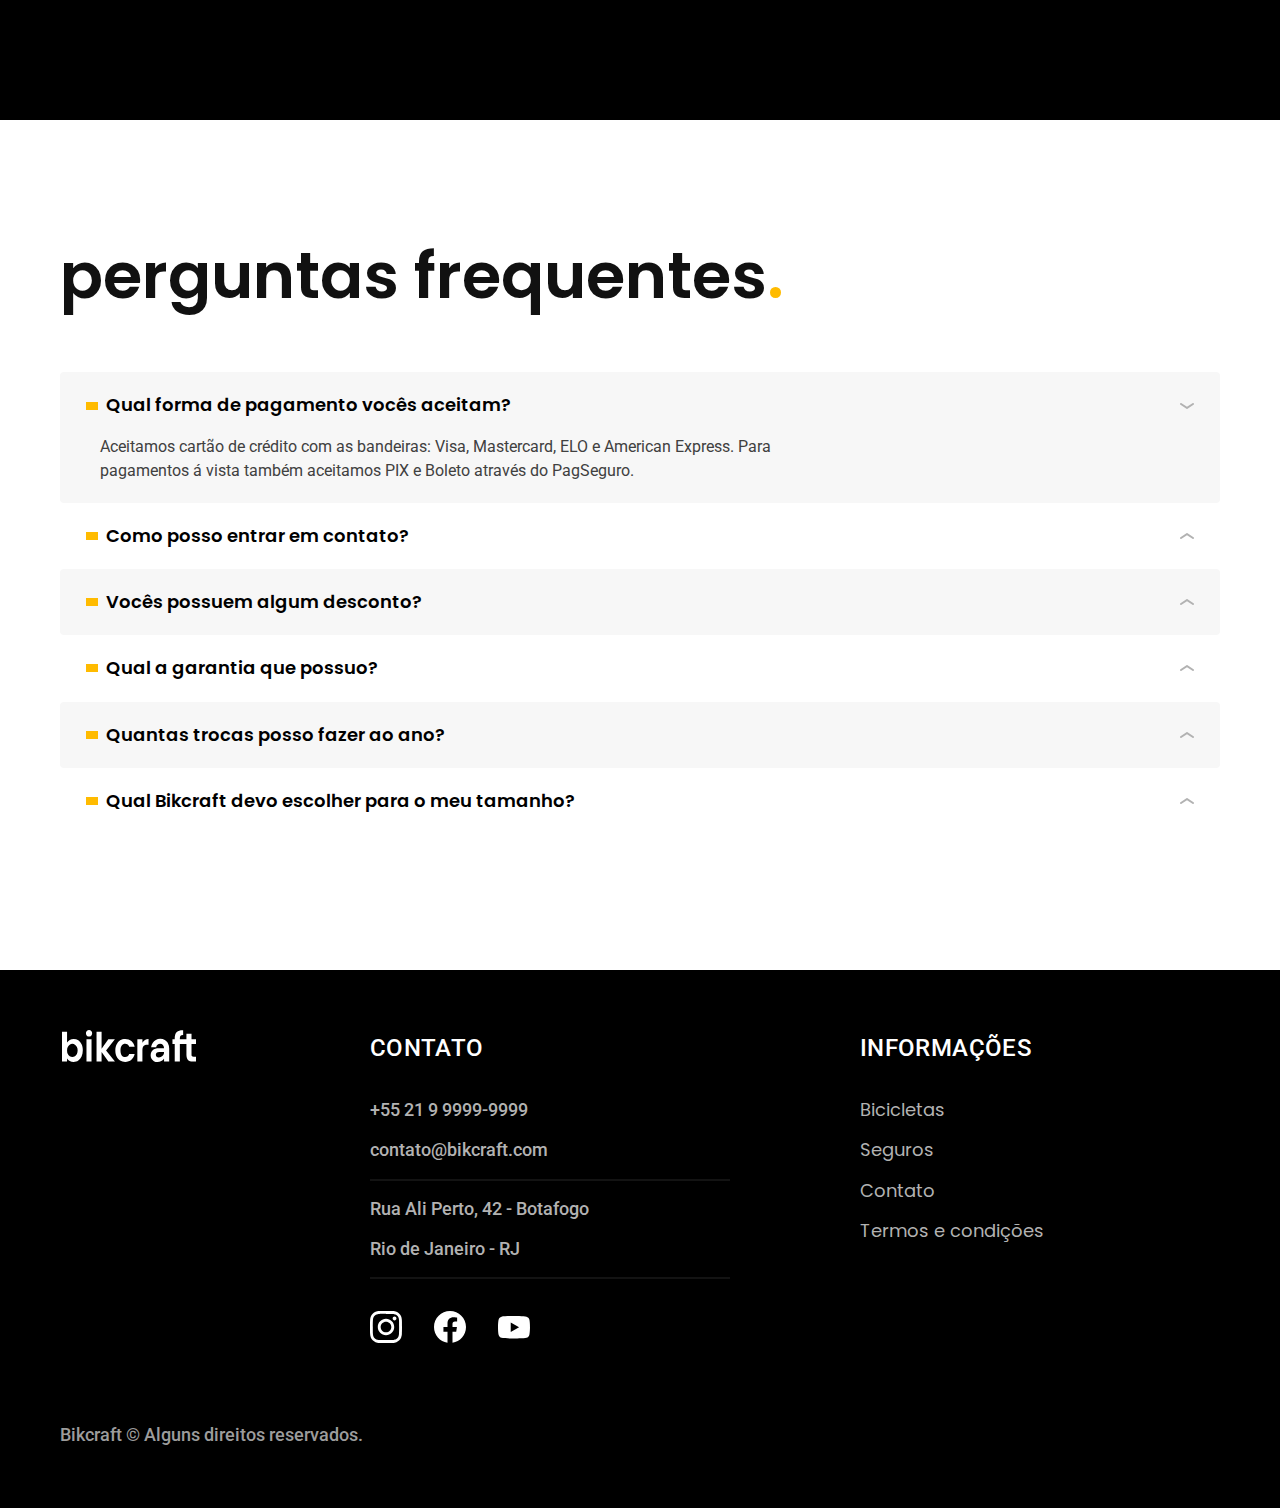
<file: seguros.html>
<!DOCTYPE html>
<html lang="pt-br">
    <head>
        <meta charset="UTF-8">
        <meta name="viewport" content="width=device-width, initial-scale=1.0">
        <meta name="description" content="Termos e condições.">
        <title>Seguros │ Bikcraft - Bicicletas Elétricas</title>
        
        <link rel="icon" href="./favicon.svg" type="image/svg+xml">
    <link rel="preload" href="./css/style.css" as="style">
        <link rel="stylesheet" href="./css/style.css">
    
        <link rel="preconnect" href="https://fonts.googleapis.com">
        <link rel="preconnect" href="https://fonts.gstatic.com" crossorigin>
        <link rel="preconnect" href="https://fonts.googleapis.com">
        <link rel="preconnect" href="https://fonts.gstatic.com" crossorigin>
        <link href="https://fonts.googleapis.com/css2?family=Merriweather:ital,wght@1,900&family=Poppins:wght@400;600&family=Roboto:wght@400;500&display=swap" rel="stylesheet">
    </head>
<body id="seguros">
    <header class="header-bg">
        <div class="header container">
            <a href="./index.html"><img src="./img/bikcraft.svg" alt="Bikcraft"></a>
            <nav aria-label="primaria">
                <ul class="header-menu font-1-m cor-0">
                    <li><a href="./bicicletas.html">Bicicletas</a></li>
                    <li><a href="./seguros.html">Seguros</a></li>
                    <li><a href="./contato.html">Contato</a></li>
                </ul>
            </nav>
        </div>
    </header>

    <main class="seguros-bg">
        <div class="titulo-bg">
            <div class="titulo container">
                <p class="font-2-l-b cor-5">Escolha o seguro</p>
                <h1 class="font-1-xxl cor-0">você seguro<span class="cor-p1">.</span></h1>
            </div>
        </div>

            <div class="seguros container">
                <div class="seguros-item fadeInRight" data-anime="200">
                    <h3 class="font-1-xl cor-6">PRATA</h3>
                    <span class="font-1-xl cor-0">R$ 199 <span class="font-1-xs cor-6">mensal</span></span>
                    <ul class="font-2-m cor-0">
                        <li>Duas trocas por ano</li>
                        <li>Assistência técnica</li>
                        <li>Suporte 08h ás 18h</li>
                        <li>Cobertura estadual</li>
                    </ul>
                    <a class="botao secundario" href="./orcamento.html?tipo=seguro&produto=prata">Inscreva-se</a>
                </div>
    
                <div class="seguros-item fadeInRight" data-anime="400">
                    <h3 class="font-1-xl cor-p1">OURO</h3>
                    <span class="font-1-xl cor-0">R$ 299 <span class="font-1-xs cor-6">mensal</span></span>
                    <ul class="font-2-m cor-0">
                        <li>Cinco trocas por ano</li>
                        <li>Assistência especial</li>
                        <li>Suporte 24h</li>
                        <li>Cobertura nacional</li>
                        <li>Desconto em parceiros</li>
                        <li>Cobertura nacional</li>
                    </ul>
                    <a class="botao" href="./orcamento.html?tipo=seguro&produto=ouro">Inscreva-se</a>
                </div>
            </div>    
    </main>

    <article class="vantagens-bg">
        <div class="vantagens container">
            <h2 class="font-1-xxl cor-0">vantagens<span class="cor-p1">.</span></h2>
        
            <ul>
                <li>
                    <img src="./img/icones/eletrica.svg" alt="">
                    <h3 class="font-1-l cor-0">Reparo Elétrico</h3>
                    <p class="font-2-s cor-5">Garantimos o reparo completo do seu motor em caso de falhas. Sabemos que falhas são raras, mas estamos aqui para caso ocorra.</p>
                </li>

                <li>
                    <img src="./img/icones/carbono.svg" alt="">
                    <h3 class="font-1-l cor-0">Carbono</h3>
                    <p class="font-2-s cor-5">Nossos quadros são feitos para durar para sempre. Mas caso algo ocorra, ficamos felizes em reparar.</p>
                </li>

                <li>
                    <img src="./img/icones/sustentavel.svg" alt="">
                    <h3 class="font-1-l cor-0">Sustentável</h3>
                    <p class="font-2-s cor-5">Trabalhamos com a filosofia de desperdício zero. Qualquer parte defeituosa é reciclada e reutilizada em outro projeto.</p>
                </li>

                <li>
                    <img src="./img/icones/rastreador.svg" alt="">
                    <h3 class="font-1-l cor-0">Recuperação</h3>
                    <p class="font-2-s cor-5">Recuperamos Bikcrafts roubadas sem custo adicional para o dono. Se não conseguirmos recuperar, damos uma nova para você.</p>
                </li>

                <li>
                    <img src="./img/icones/seguro.svg" alt="">
                    <h3 class="font-1-l cor-0">Segurança</h3>
                    <p class="font-2-s cor-5">O nosso seguro garante que todo reparo seja feito com peças genuínas e de alta qualidade. Confie na Bikcraft.</p>
                </li>

                <li>
                    <img src="./img/icones/velocidade.svg" alt="">
                    <h3 class="font-1-l cor-0">Rapidez</h3>
                    <p class="font-2-s cor-5">A sua Bikcraft ficará pronta para uso no mesmo dia, caso você traga ela para ser reparada em uma das filiais.</p>
                </li>
            </ul>
        </div>
    </article>

    <article class="perguntas container">
        <h2 class="font-1-xxl">perguntas frequentes<span class="cor-p1">.</span></h2>

        <dl>
            <div>
                <dt><button class="font-1-m-b" aria-controls="pergunta1" aria-expanded="true">Qual forma de pagamento vocês aceitam?</button></dt>
                <dd id="pergunta1" class="font-2-s cor-9 ativa" >Aceitamos cartão de crédito com as bandeiras: Visa, Mastercard, ELO e American Express. Para pagamentos á vista também aceitamos PIX e Boleto através do PagSeguro.</dd>
            </div>

            <div>
                <dt><button class="font-1-m-b" aria-controls="pergunta2" aria-expanded="false">Como posso entrar em contato?</button></dt>
                <dd id="pergunta2" class="font-2-s cor-9">Aceitamos cartão de crédito com as bandeiras: Visa, Mastercard, ELO e American Express. Para pagamentos á vista também aceitamos PIX e Boleto através do PagSeguro.</dd>
            </div>

            <div>
                <dt><button class="font-1-m-b" aria-controls="pergunta3" aria-expanded="false">Vocês possuem algum desconto?</button></dt>
                <dd id="pergunta3" class="font-2-s cor-9">Aceitamos cartão de crédito com as bandeiras: Visa, Mastercard, ELO e American Express. Para pagamentos á vista também aceitamos PIX e Boleto através do PagSeguro.</dd>
            </div>

            <div>
                <dt><button class="font-1-m-b" aria-controls="pergunta4" aria-expanded="false">Qual a garantia que possuo?</button></dt>
                <dd id="pergunta4" class="font-2-s cor-9">Aceitamos cartão de crédito com as bandeiras: Visa, Mastercard, ELO e American Express. Para pagamentos á vista também aceitamos PIX e Boleto através do PagSeguro.</dd>
            </div>

            <div>
                <dt ><button class="font-1-m-b" aria-controls="pergunta5" aria-expanded="false">Quantas trocas posso fazer ao ano?</button></dt>
                <dd id="pergunta5" class="font-2-s cor-9">Aceitamos cartão de crédito com as bandeiras: Visa, Mastercard, ELO e American Express. Para pagamentos á vista também aceitamos PIX e Boleto através do PagSeguro.</dd>
            </div>

            <div>
                <dt><button class="font-1-m-b" aria-controls="pergunta6" aria-expanded="false">Qual Bikcraft devo escolher para o meu tamanho?</button></dt>
                <dd id="pergunta6" class="font-2-s cor-9">Aceitamos cartão de crédito com as bandeiras: Visa, Mastercard, ELO e American Express. Para pagamentos á vista também aceitamos PIX e Boleto através do PagSeguro.</dd>
            </div>
        </dl>
    </article>


    <footer class="footer-bg">
        <div class="footer container">
            <img src="./img/bikcraft.svg" alt="Bikcraft">
            <div class="footer-contato">
                <h3 class="font-2-l-b cor-0">Contato</h3>
                <ul class="font-2-m cor-5">
                    <li><a href="tel:+5521999999999">+55 21 9 9999-9999</a></li>
                    <li><a href="mailto:contato@bikcraft.com">contato@bikcraft.com</a></li>
                    <li>Rua Ali Perto, 42 - Botafogo</a></li>
                    <li>Rio de Janeiro - RJ</a></li>
                </ul>
                <div class="footer-redes">
                    <a href="./">
                        <img src="./img/redes/insta-b.svg" alt="Instagram">
                    </a>
                    <a href="./">
                        <img src="./img/redes/face-b.svg" alt="Facebook">
                    </a>
                    <a href="./">
                        <img src="./img/redes/yout-b.svg" alt="Youtube">
                    </a>

                </div>
            </div>
            <div class="footer-informacoes">
                <h3 class="font-2-l-b cor-0">Informações</h3>
                <nav>
                    <ul class="font-1-m cor-5">
                        <li><a href="./bicicletas.html">Bicicletas</a></li>
                        <li><a href="./seguros.html">Seguros</a></li>
                        <li><a href="./contato.html">Contato</a></li>
                        <li><a href="./termos.html">Termos e condições</a></li>
                    </ul>
                </nav>
            </div>
            <p class="footer-copy font-2-m cor-6">Bikcraft © Alguns direitos reservados.</p>
        </div>
    </footer>
    
    <script src="./js/plugins/simple-anime.js"></script>
    <script src ="./js/script.js"></script>
</body>
</html>
</file>
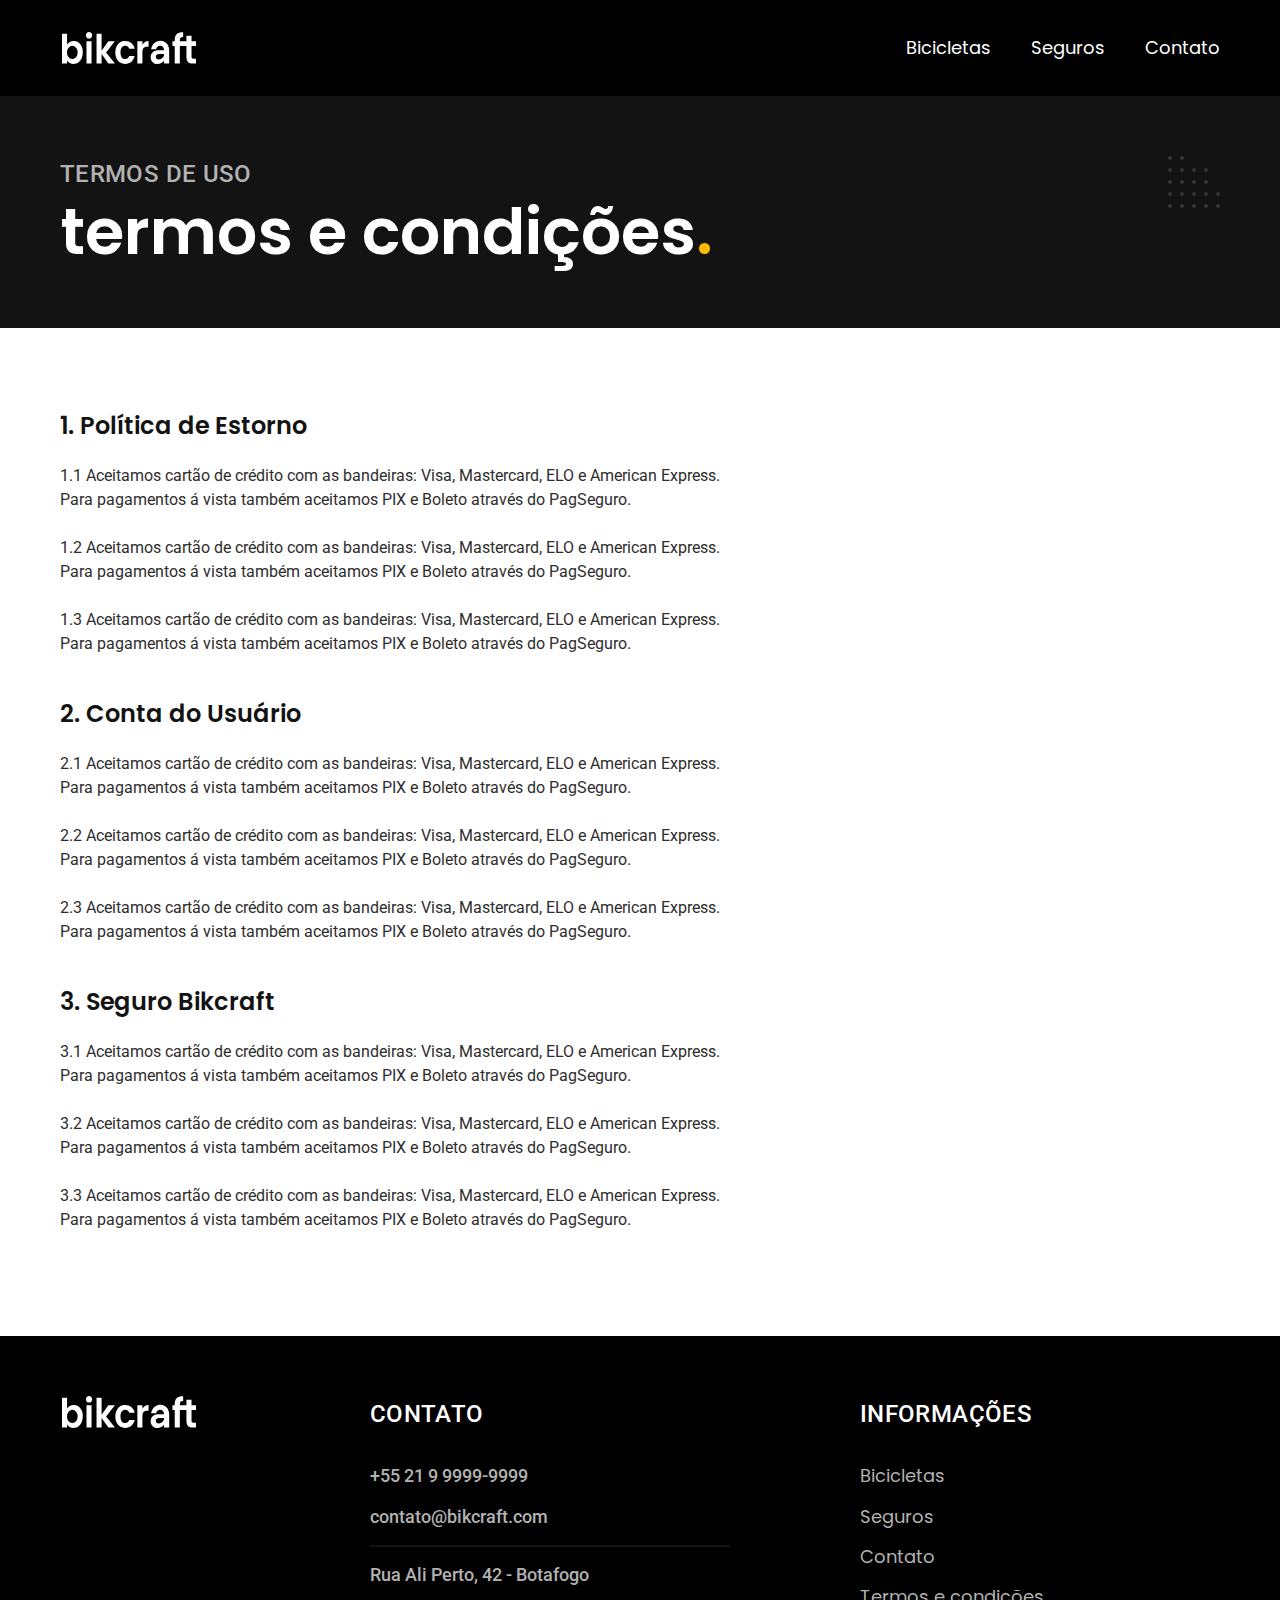
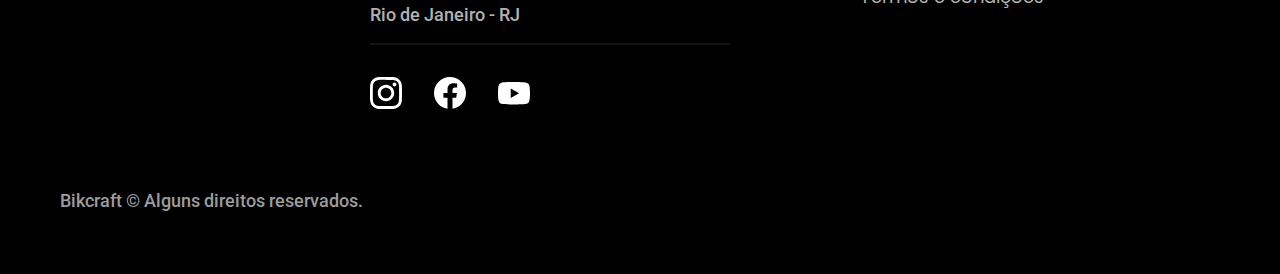
<file: termos.html>
<!DOCTYPE html>
<html lang="pt-br">
    <head>
        <meta charset="UTF-8">
        <meta name="viewport" content="width=device-width, initial-scale=1.0">
        <meta name="description" content="Termos e condições.">
        <title>Termos e condições │ Bikcraft - Bicicletas Elétricas</title>
        
        <link rel="icon" href="./favicon.svg" type="image/svg+xml">
    <link rel="preload" href="./css/style.css" as="style">
        <link rel="stylesheet" href="./css/style.css">
    
        <link rel="preconnect" href="https://fonts.googleapis.com">
        <link rel="preconnect" href="https://fonts.gstatic.com" crossorigin>
        <link rel="preconnect" href="https://fonts.googleapis.com">
        <link rel="preconnect" href="https://fonts.gstatic.com" crossorigin>
        <link href="https://fonts.googleapis.com/css2?family=Merriweather:ital,wght@1,900&family=Poppins:wght@400;600&family=Roboto:wght@400;500&display=swap" rel="stylesheet">
    </head>
<body id="termos">
    <header class="header-bg">
        <div class="header container">
            <a href="./index.html"><img src="./img/bikcraft.svg" alt="Bikcraft"></a>
            <nav aria-label="primaria">
                <ul class="header-menu font-1-m cor-0">
                    <li><a href="./bicicletas.html">Bicicletas</a></li>
                    <li><a href="./seguros.html">Seguros</a></li>
                    <li><a href="./contato.html">Contato</a></li>
                </ul>
            </nav>
        </div>
    </header>

    <main>
        <div class="titulo-bg">
            <div class="titulo container">
                <p class="font-2-l-b cor-5">TERMOS DE USO</p>
                <h1 class="font-1-xxl cor-0">termos e condições<span class="cor-p1">.</span></h1>
            </div>

        </div>

        <div class="termos font-2-s cor-10 container">
            <h2 class="font-1-l cor-11">1.  Política de Estorno</h2>
            <p>1.1 Aceitamos cartão de crédito com as bandeiras: Visa, Mastercard, ELO e American Express. Para pagamentos á vista também aceitamos PIX e Boleto através do PagSeguro.</p>
            <p>1.2 Aceitamos cartão de crédito com as bandeiras: Visa, Mastercard, ELO e American Express. Para pagamentos á vista também aceitamos PIX e Boleto através do PagSeguro.</p>
            <p>1.3 Aceitamos cartão de crédito com as bandeiras: Visa, Mastercard, ELO e American Express. Para pagamentos á vista também aceitamos PIX e Boleto através do PagSeguro.</p>
            <h2 class="font-1-l cor-11">2.  Conta do Usuário</h2>
            <p>2.1 Aceitamos cartão de crédito com as bandeiras: Visa, Mastercard, ELO e American Express. Para pagamentos á vista também aceitamos PIX e Boleto através do PagSeguro.</p>
            <p>2.2 Aceitamos cartão de crédito com as bandeiras: Visa, Mastercard, ELO e American Express. Para pagamentos á vista também aceitamos PIX e Boleto através do PagSeguro.</p>
            <p>2.3 Aceitamos cartão de crédito com as bandeiras: Visa, Mastercard, ELO e American Express. Para pagamentos á vista também aceitamos PIX e Boleto através do PagSeguro.</p>
            <h2 class="font-1-l cor-11">3.  Seguro Bikcraft</h2>
            <p>3.1 Aceitamos cartão de crédito com as bandeiras: Visa, Mastercard, ELO e American Express. Para pagamentos á vista também aceitamos PIX e Boleto através do PagSeguro.</p>
            <p>3.2 Aceitamos cartão de crédito com as bandeiras: Visa, Mastercard, ELO e American Express. Para pagamentos á vista também aceitamos PIX e Boleto através do PagSeguro.</p>
            <p>3.3 Aceitamos cartão de crédito com as bandeiras: Visa, Mastercard, ELO e American Express. Para pagamentos á vista também aceitamos PIX e Boleto através do PagSeguro.</p>
        </div>
    </main>


    <footer class="footer-bg">
        <div class="footer container">
            <img src="./img/bikcraft.svg" alt="Bikcraft">
            <div class="footer-contato">
                <h3 class="font-2-l-b cor-0">Contato</h3>
                <ul class="font-2-m cor-5">
                    <li><a href="tel:+5521999999999">+55 21 9 9999-9999</a></li>
                    <li><a href="mailto:contato@bikcraft.com">contato@bikcraft.com</a></li>
                    <li>Rua Ali Perto, 42 - Botafogo</a></li>
                    <li>Rio de Janeiro - RJ</a></li>
                </ul>
                <div class="footer-redes">
                    <a href="./">
                        <img src="./img/redes/insta-b.svg" alt="Instagram">
                    </a>
                    <a href="./">
                        <img src="./img/redes/face-b.svg" alt="Facebook">
                    </a>
                    <a href="./">
                        <img src="./img/redes/yout-b.svg" alt="Youtube">
                    </a>

                </div>
            </div>
            <div class="footer-informacoes">
                <h3 class="font-2-l-b cor-0">Informações</h3>
                <nav>
                    <ul class="font-1-m cor-5">
                        <li><a href="./bicicletas.html">Bicicletas</a></li>
                        <li><a href="./seguros.html">Seguros</a></li>
                        <li><a href="./contato.html">Contato</a></li>
                        <li><a href="./termos.html">Termos e condições</a></li>
                    </ul>
                </nav>
            </div>
            <p class="footer-copy font-2-m cor-6">Bikcraft © Alguns direitos reservados.</p>
        </div>
    </footer>
    <script src ="./js/script.js"></script>
</body>
</html>
</file>
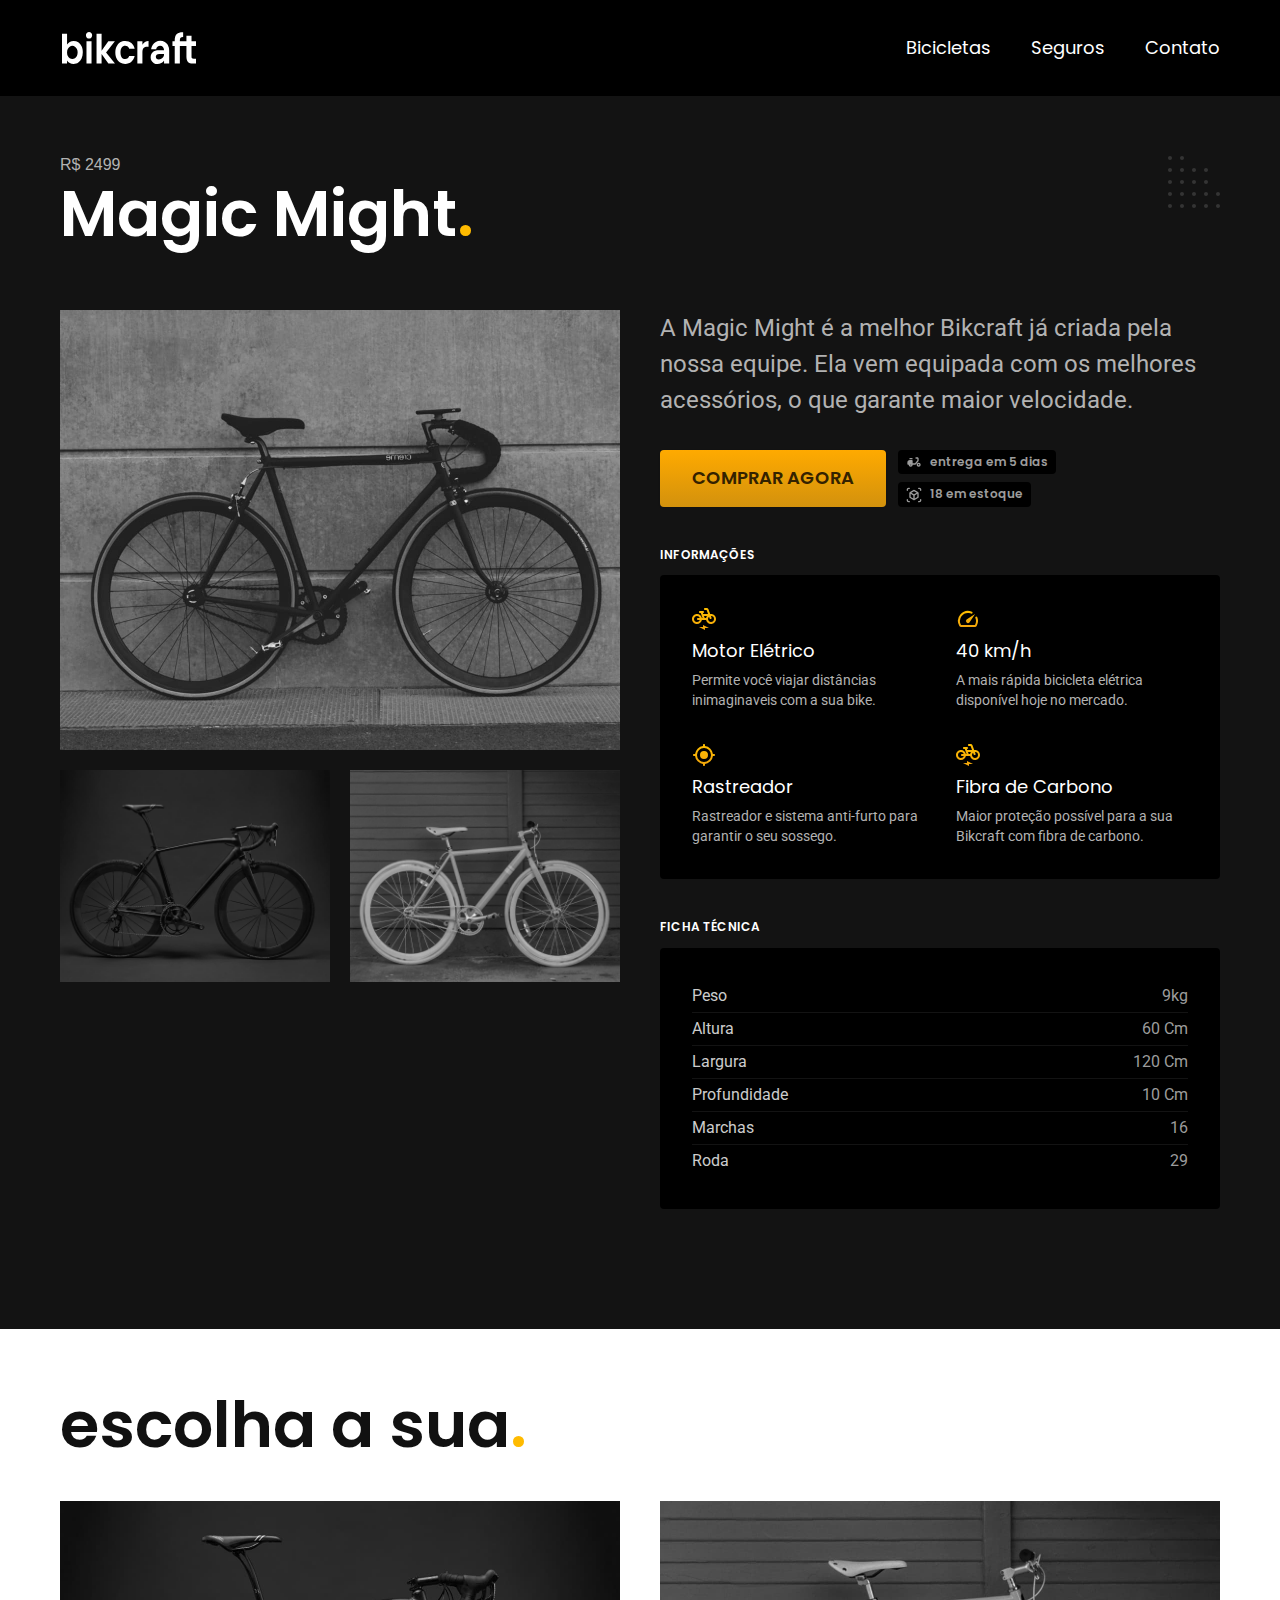
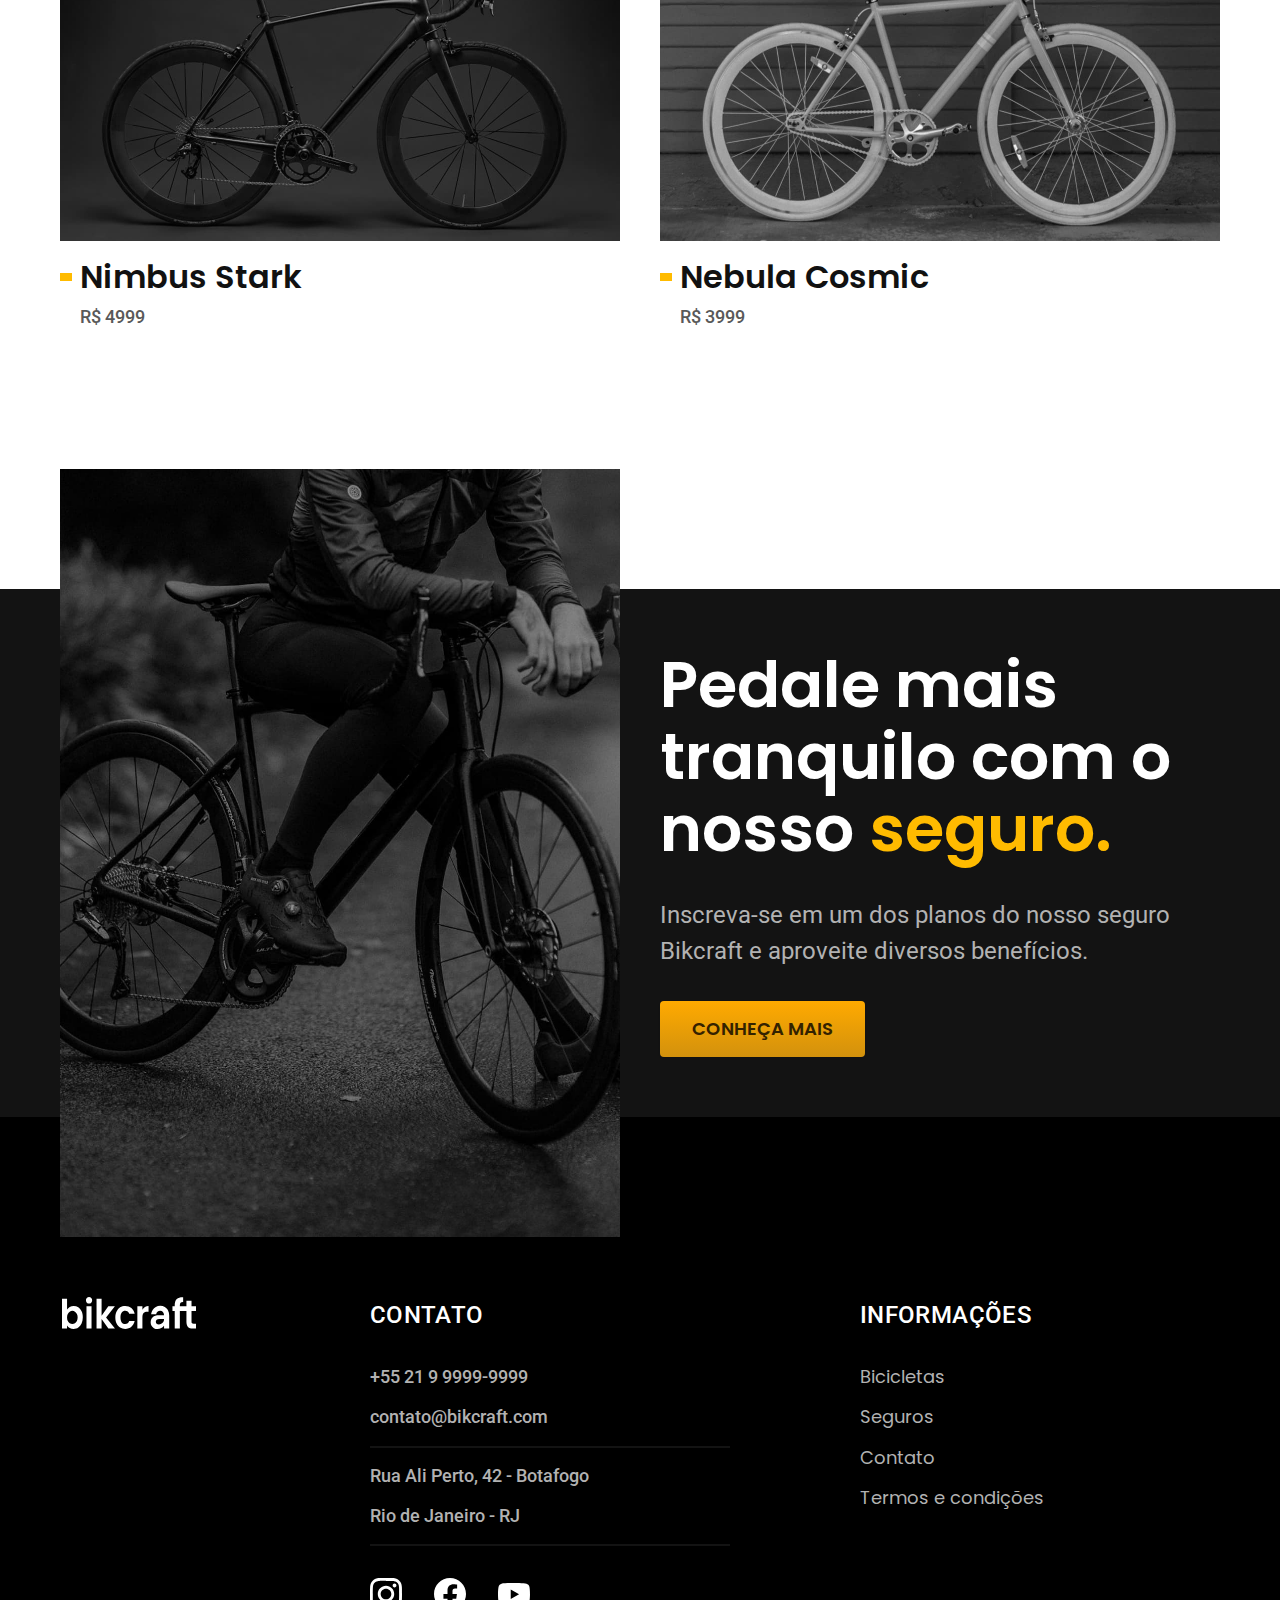
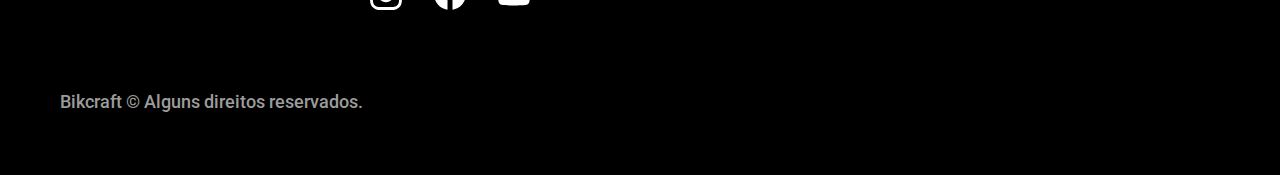
<file: bicicletas/magic.html>
<!DOCTYPE html>
<html lang="pt-br">
    <head>
        <meta charset="UTF-8">
        <meta name="viewport" content="width=device-width, initial-scale=1.0">
        <meta name="description" content="Termos e condições.">
        <title>Magic Might │ Bikcraft - Bicicletas Elétricas</title>
        
        <link rel="icon" href="../favicon.svg" type="image/svg+xml">
        <link rel="stylesheet" href="../css/style.css">
    
        <link rel="preconnect" href="https://fonts.googleapis.com">
        <link rel="preconnect" href="https://fonts.gstatic.com" crossorigin>
        <link rel="preconnect" href="https://fonts.googleapis.com">
        <link rel="preconnect" href="https://fonts.gstatic.com" crossorigin>
        <link href="https://fonts.googleapis.com/css2?family=Merriweather:ital,wght@1,900&family=Poppins:wght@400;600&family=Roboto:wght@400;500&display=swap" rel="stylesheet">
    </head>

<body id="bicicleta">
    <header class="header-bg">
        <div class="header container">
            <a href="./index.html"><img src="../img/bikcraft.svg" alt="Bikcraft"></a>
            <nav aria-label="primaria">
                <ul class="header-menu font-1-m cor-0">
                    <li><a href="../bicicletas.html">Bicicletas</a></li>
                    <li><a href="../seguros.html">Seguros</a></li>
                    <li><a href="..contato.html">Contato</a></li>
                </ul>
            </nav>
        </div>
    </header>

    <main class="titulo-bg">
        <div>
            <div class="titulo container">
                <p class="font-2-x-l cor-5">R$ 2499</p>
                <h1 class="font-1-xxl cor-0">Magic Might<span class="cor-p1">.</span></h1>
            </div>
        </div>
        <div class="bicicleta container">
            <div class="bicicleta-imagens">
                <img src="../img/bicicleta/nimbus2.jpg" alt="Bicicleta 1">
                <img src="../img/bicicleta/nimbus1.jpg" alt="Bicicleta 2">
                <img src="../img/bicicleta/nimbus3.jpg" alt="Bicicleta 3">
            </div>
            <div class="bicicleta-conteudo">
                <p class="font-2-l cor-5">A Magic Might é a melhor Bikcraft já criada pela nossa equipe. Ela vem equipada com os melhores acessórios, o que garante maior velocidade.</p>
                <div class="bicicleta-comprar">
                    <a class="botao" href="../orcamento.html?tipo=bikcraft&produto=magic">Comprar Agora</a>
                    <span class="font-1-xs cor-6"><img src="../img/icones/entrega.svg">entrega em 5 dias</span>
                    <span class="font-1-xs cor-6"><img src="../img/icones/estoque.svg">18 em estoque</span>
                </div>
            
                <h2 class="font-1-xs cor-0">Informações</h2>
                <ul class="bicicleta-informacoes">
                    <li>
                        <img src="../img/icones/eletrica.svg" alt="">
                        <h3 class="font-1-m cor-0">Motor Elétrico</h3>
                        <p class="font-2-xs cor-5">Permite você viajar distâncias inimaginaveis com a sua bike.</p>
                    </li>

                    <li>
                        <img src="../img/icones/velocidade.svg" alt="">
                        <h3 class="font-1-m cor-0">40 km/h</h3>
                        <p class="font-2-xs cor-5">A mais rápida bicicleta elétrica disponível hoje no mercado.</p>
                    </li>

                    <li>
                        <img src="../img/icones/rastreador.svg" alt="">
                        <h3 class="font-1-m cor-0">Rastreador</h3>
                        <p class="font-2-xs cor-5">Rastreador e sistema anti-furto para garantir o seu sossego.</p>
                    </li>

                    <li>
                        <img src="../img/icones/eletrica.svg" alt="">
                        <h3 class="font-1-m cor-0">Fibra de Carbono</h3>
                        <p class="font-2-xs cor-5">Maior proteção possível para a sua Bikcraft com fibra de carbono.</p>
                    </li>
                </ul>
            
                <h2 class="font-1-xs cor-0">Ficha Técnica</h2>
                <ul class="bicicleta-ficha font-2-s cor-4">
                    <li>Peso <span>9kg</span></li>
                    <li>Altura <span>60 Cm</span></li>
                    <li>Largura <span>120 Cm</span></li>
                    <li>Profundidade <span>10 Cm</span></li>
                    <li>Marchas <span>16</span></li>
                    <li>Roda <span>29</span></li>
                </ul>
            </div>
        </div>
    </main>

    <article class="bicicletas-lista container">
        <h2 class="font-1-xxl">escolha a sua<span class="cor-p1">.</span></h2>

        <ul>
            <li>
                <a href="./nimbus.html">
                    <img src="../img/bicicletas/nimbus.jpg" alt="Bicicleta Magic">
                    <h3 class="font-1-xl">Nimbus Stark</h3>
                    <span class="font-2-m cor-8">R$ 4999</span>
                </a>
            </li>

            <li>
                <a href="./nebula.html">
                    <img src="../img/bicicletas/nebula.jpg" alt="Bicicleta Magic">
                    <h3 class="font-1-xl">Nebula Cosmic</h3>
                    <span class="font-2-m cor-8">R$ 3999</span>
                </a>
            </li>
        </ul>
    </article>

    <article class="seguro-bg">
        <div class="seguro container">
            <div class="seguro-imagem">
                <img src="../img/fotos/seguros.jpg" alt="Pessoa parada em cima de uma bicicleta">
            </div>
            <div class="seguro-conteudo">
                <h2 class="font-1-xxl cor-0">Pedale mais tranquilo com o nosso <span class="cor-p1">seguro.</span></h2>
                <p class="font-2-l cor-5">Inscreva-se em um dos planos do nosso seguro Bikcraft e aproveite diversos benefícios.</p>
                <a class="botao" href="..seguros.html">Conheça Mais</a>
            </div>
        </div>
    </article>

    <footer class="footer-bg">
        <div class="footer container">
            <img src="../img/bikcraft.svg" alt="Bikcraft">
            <div class="footer-contato">
                <h3 class="font-2-l-b cor-0">Contato</h3>
                <ul class="font-2-m cor-5">
                    <li><a href="tel:+5521999999999">+55 21 9 9999-9999</a></li>
                    <li><a href="mailto:contato@bikcraft.com">contato@bikcraft.com</a></li>
                    <li>Rua Ali Perto, 42 - Botafogo</a></li>
                    <li>Rio de Janeiro - RJ</a></li>
                </ul>
                <div class="footer-redes">
                    <a href="./">
                        <img src="../img/redes/insta-b.svg" alt="Instagram">
                    </a>
                    <a href="./">
                        <img src="../img/redes/face-b.svg" alt="Facebook">
                    </a>
                    <a href="./">
                        <img src="../img/redes/yout-b.svg" alt="Youtube">
                    </a>

                </div>
            </div>
            <div class="footer-informacoes">
                <h3 class="font-2-l-b cor-0">Informações</h3>
                <nav>
                    <ul class="font-1-m cor-5">
                        <li><a href="./bicicletas.html">Bicicletas</a></li>
                        <li><a href="./seguros.html">Seguros</a></li>
                        <li><a href="./contato.html">Contato</a></li>
                        <li><a href="./termos.html">Termos e condições</a></li>
                    </ul>
                </nav>
            </div>
            <p class="footer-copy font-2-m cor-6">Bikcraft © Alguns direitos reservados.</p>
        </div>
    </footer>
<script src ="../js/script.js"></script>
</body>
</html>
</file>
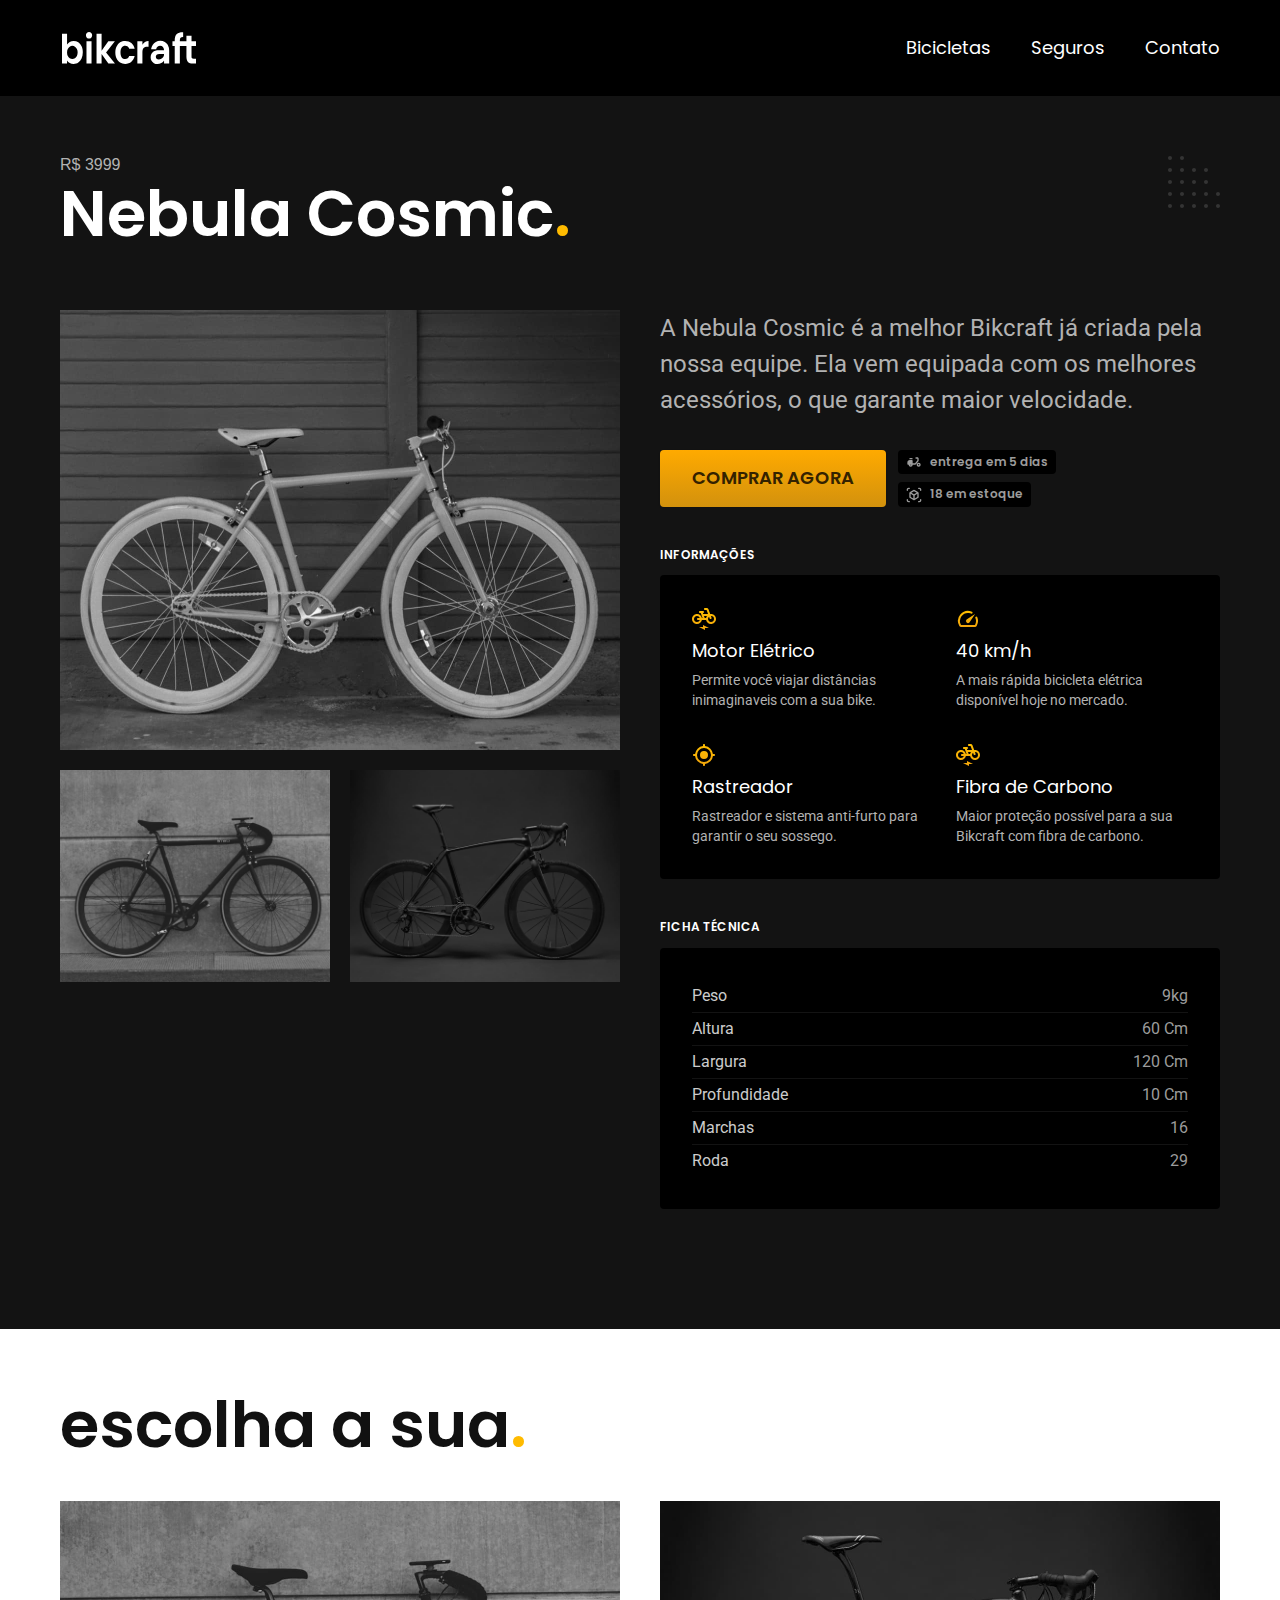
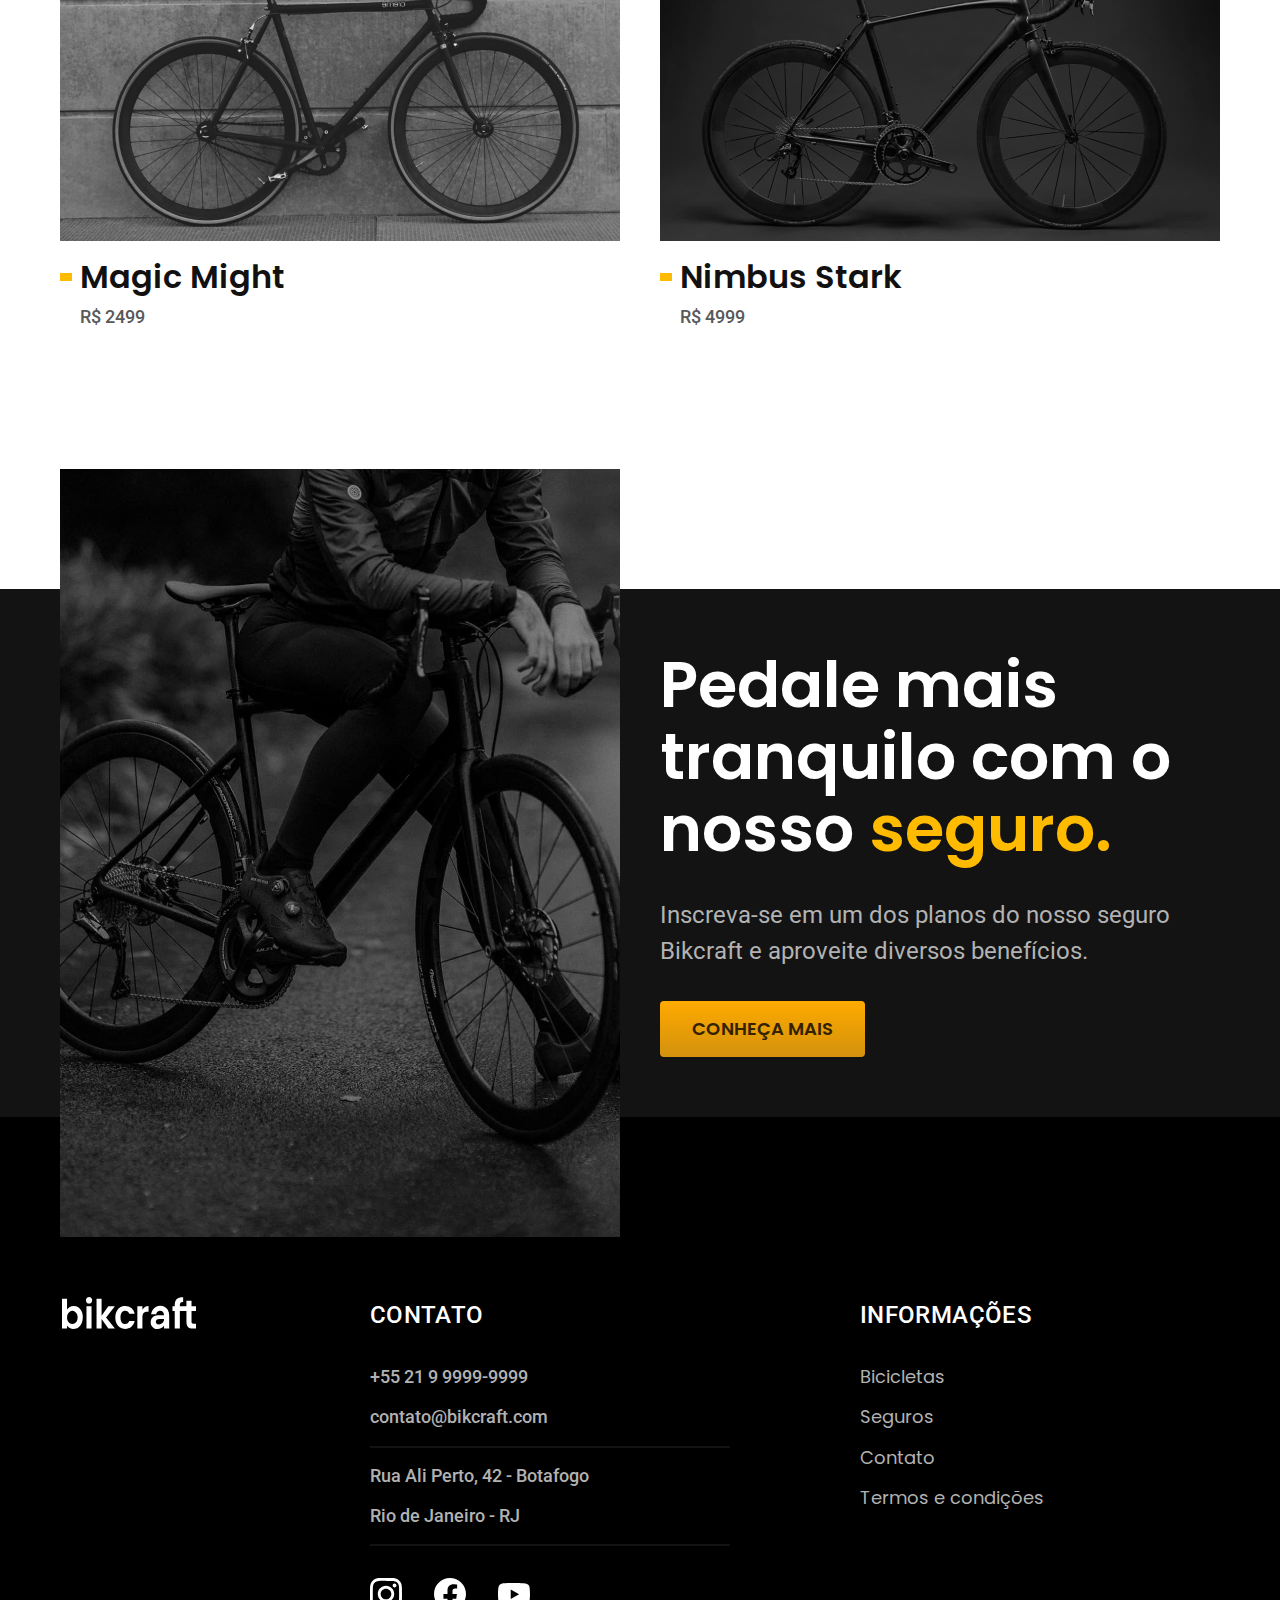
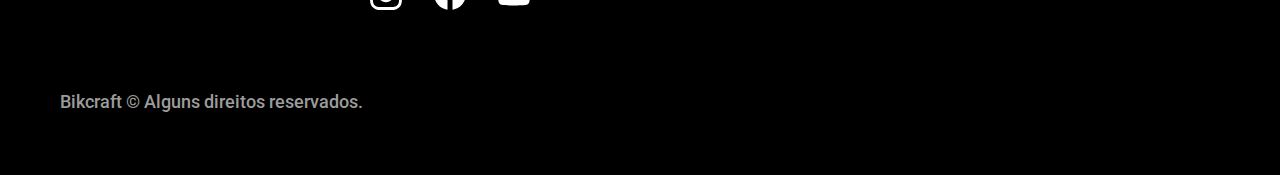
<file: bicicletas/nebula.html>
<!DOCTYPE html>
<html lang="pt-br">
    <head>
        <meta charset="UTF-8">
        <meta name="viewport" content="width=device-width, initial-scale=1.0">
        <meta name="description" content="Termos e condições.">
        <title>Nebula Cosmic │ Bikcraft - Bicicletas Elétricas</title>
        
        <link rel="icon" href="../favicon.svg" type="image/svg+xml">
        <link rel="stylesheet" href="../css/style.css">
    
        <link rel="preconnect" href="https://fonts.googleapis.com">
        <link rel="preconnect" href="https://fonts.gstatic.com" crossorigin>
        <link rel="preconnect" href="https://fonts.googleapis.com">
        <link rel="preconnect" href="https://fonts.gstatic.com" crossorigin>
        <link href="https://fonts.googleapis.com/css2?family=Merriweather:ital,wght@1,900&family=Poppins:wght@400;600&family=Roboto:wght@400;500&display=swap" rel="stylesheet">
    </head>

<body id="bicicleta">
    <header class="header-bg">
        <div class="header container">
            <a href="./index.html"><img src="../img/bikcraft.svg" alt="Bikcraft"></a>
            <nav aria-label="primaria">
                <ul class="header-menu font-1-m cor-0">
                    <li><a href="../bicicletas.html">Bicicletas</a></li>
                    <li><a href="../seguros.html">Seguros</a></li>
                    <li><a href="..contato.html">Contato</a></li>
                </ul>
            </nav>
        </div>
    </header>

    <main class="titulo-bg">
        <div>
            <div class="titulo container">
                <p class="font-2-x-l cor-5">R$ 3999</p>
                <h1 class="font-1-xxl cor-0">Nebula Cosmic<span class="cor-p1">.</span></h1>
            </div>
        </div>
        <div class="bicicleta container">
            <div class="bicicleta-imagens">
                <img src="../img/bicicleta/nimbus3.jpg" alt="Bicicleta 1">
                <img src="../img/bicicleta/nimbus2.jpg" alt="Bicicleta 2">
                <img src="../img/bicicleta/nimbus1.jpg" alt="Bicicleta 3">
            </div>
            <div class="bicicleta-conteudo">
                <p class="font-2-l cor-5">A Nebula Cosmic é a melhor Bikcraft já criada pela nossa equipe. Ela vem equipada com os melhores acessórios, o que garante maior velocidade.</p>
                <div class="bicicleta-comprar">
                    <a class="botao" href="../orcamento.html?tipo=bikcraft&produto=nebula">Comprar Agora</a>
                    <span class="font-1-xs cor-6"><img src="../img/icones/entrega.svg">entrega em 5 dias</span>
                    <span class="font-1-xs cor-6"><img src="../img/icones/estoque.svg">18 em estoque</span>
                </div>
            
                <h2 class="font-1-xs cor-0">Informações</h2>
                <ul class="bicicleta-informacoes">
                    <li>
                        <img src="../img/icones/eletrica.svg" alt="">
                        <h3 class="font-1-m cor-0">Motor Elétrico</h3>
                        <p class="font-2-xs cor-5">Permite você viajar distâncias inimaginaveis com a sua bike.</p>
                    </li>

                    <li>
                        <img src="../img/icones/velocidade.svg" alt="">
                        <h3 class="font-1-m cor-0">40 km/h</h3>
                        <p class="font-2-xs cor-5">A mais rápida bicicleta elétrica disponível hoje no mercado.</p>
                    </li>

                    <li>
                        <img src="../img/icones/rastreador.svg" alt="">
                        <h3 class="font-1-m cor-0">Rastreador</h3>
                        <p class="font-2-xs cor-5">Rastreador e sistema anti-furto para garantir o seu sossego.</p>
                    </li>

                    <li>
                        <img src="../img/icones/eletrica.svg" alt="">
                        <h3 class="font-1-m cor-0">Fibra de Carbono</h3>
                        <p class="font-2-xs cor-5">Maior proteção possível para a sua Bikcraft com fibra de carbono.</p>
                    </li>
                </ul>
            
                <h2 class="font-1-xs cor-0">Ficha Técnica</h2>
                <ul class="bicicleta-ficha font-2-s cor-4">
                    <li>Peso <span>9kg</span></li>
                    <li>Altura <span>60 Cm</span></li>
                    <li>Largura <span>120 Cm</span></li>
                    <li>Profundidade <span>10 Cm</span></li>
                    <li>Marchas <span>16</span></li>
                    <li>Roda <span>29</span></li>
                </ul>
            </div>
        </div>
    </main>

    <article class="bicicletas-lista container">
        <h2 class="font-1-xxl">escolha a sua<span class="cor-p1">.</span></h2>

        <ul>
            <li>
                <a href="./magic.html">
                    <img src="../img/bicicletas/magic.jpg" alt="Bicicleta Magic">
                    <h3 class="font-1-xl">Magic Might</h3>
                    <span class="font-2-m cor-8">R$ 2499</span>
                </a>
            </li>

            <li>
                <a href="./nimbus.html">
                    <img src="../img/bicicletas/nimbus.jpg" alt="Bicicleta Magic">
                    <h3 class="font-1-xl">Nimbus Stark</h3>
                    <span class="font-2-m cor-8">R$ 4999</span>
                </a>
            </li>
        </ul>
    </article>

    <article class="seguro-bg">
        <div class="seguro container">
            <div class="seguro-imagem">
                <img src="../img/fotos/seguros.jpg" alt="Pessoa parada em cima de uma bicicleta">
            </div>
            <div class="seguro-conteudo">
                <h2 class="font-1-xxl cor-0">Pedale mais tranquilo com o nosso <span class="cor-p1">seguro.</span></h2>
                <p class="font-2-l cor-5">Inscreva-se em um dos planos do nosso seguro Bikcraft e aproveite diversos benefícios.</p>
                <a class="botao" href="..seguros.html">Conheça Mais</a>
            </div>
        </div>
    </article>

    <footer class="footer-bg">
        <div class="footer container">
            <img src="../img/bikcraft.svg" alt="Bikcraft">
            <div class="footer-contato">
                <h3 class="font-2-l-b cor-0">Contato</h3>
                <ul class="font-2-m cor-5">
                    <li><a href="tel:+5521999999999">+55 21 9 9999-9999</a></li>
                    <li><a href="mailto:contato@bikcraft.com">contato@bikcraft.com</a></li>
                    <li>Rua Ali Perto, 42 - Botafogo</a></li>
                    <li>Rio de Janeiro - RJ</a></li>
                </ul>
                <div class="footer-redes">
                    <a href="./">
                        <img src="../img/redes/insta-b.svg" alt="Instagram">
                    </a>
                    <a href="./">
                        <img src="../img/redes/face-b.svg" alt="Facebook">
                    </a>
                    <a href="./">
                        <img src="../img/redes/yout-b.svg" alt="Youtube">
                    </a>

                </div>
            </div>
            <div class="footer-informacoes">
                <h3 class="font-2-l-b cor-0">Informações</h3>
                <nav>
                    <ul class="font-1-m cor-5">
                        <li><a href="./bicicletas.html">Bicicletas</a></li>
                        <li><a href="./seguros.html">Seguros</a></li>
                        <li><a href="./contato.html">Contato</a></li>
                        <li><a href="./termos.html">Termos e condições</a></li>
                    </ul>
                </nav>
            </div>
            <p class="footer-copy font-2-m cor-6">Bikcraft © Alguns direitos reservados.</p>
        </div>
    </footer>
<script src ="../js/script.js"></script>
</body>
</html>
</file>
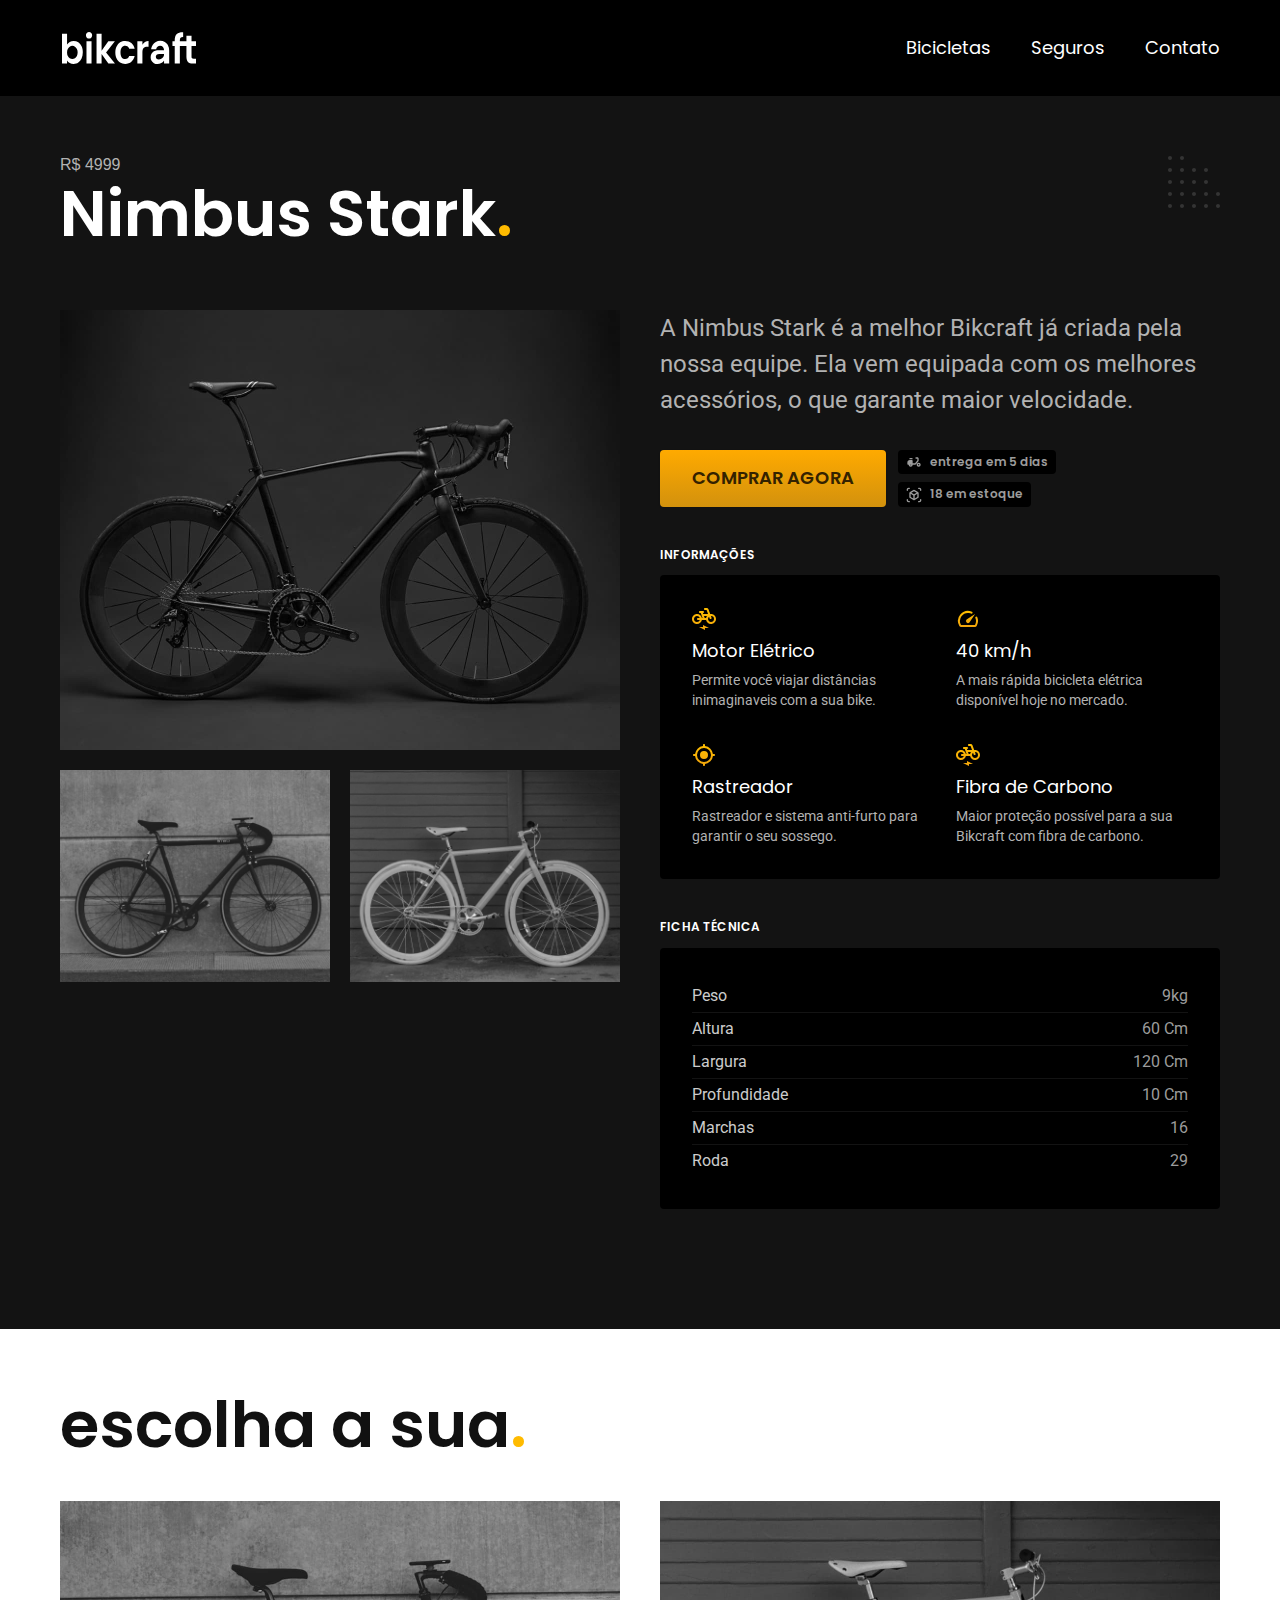
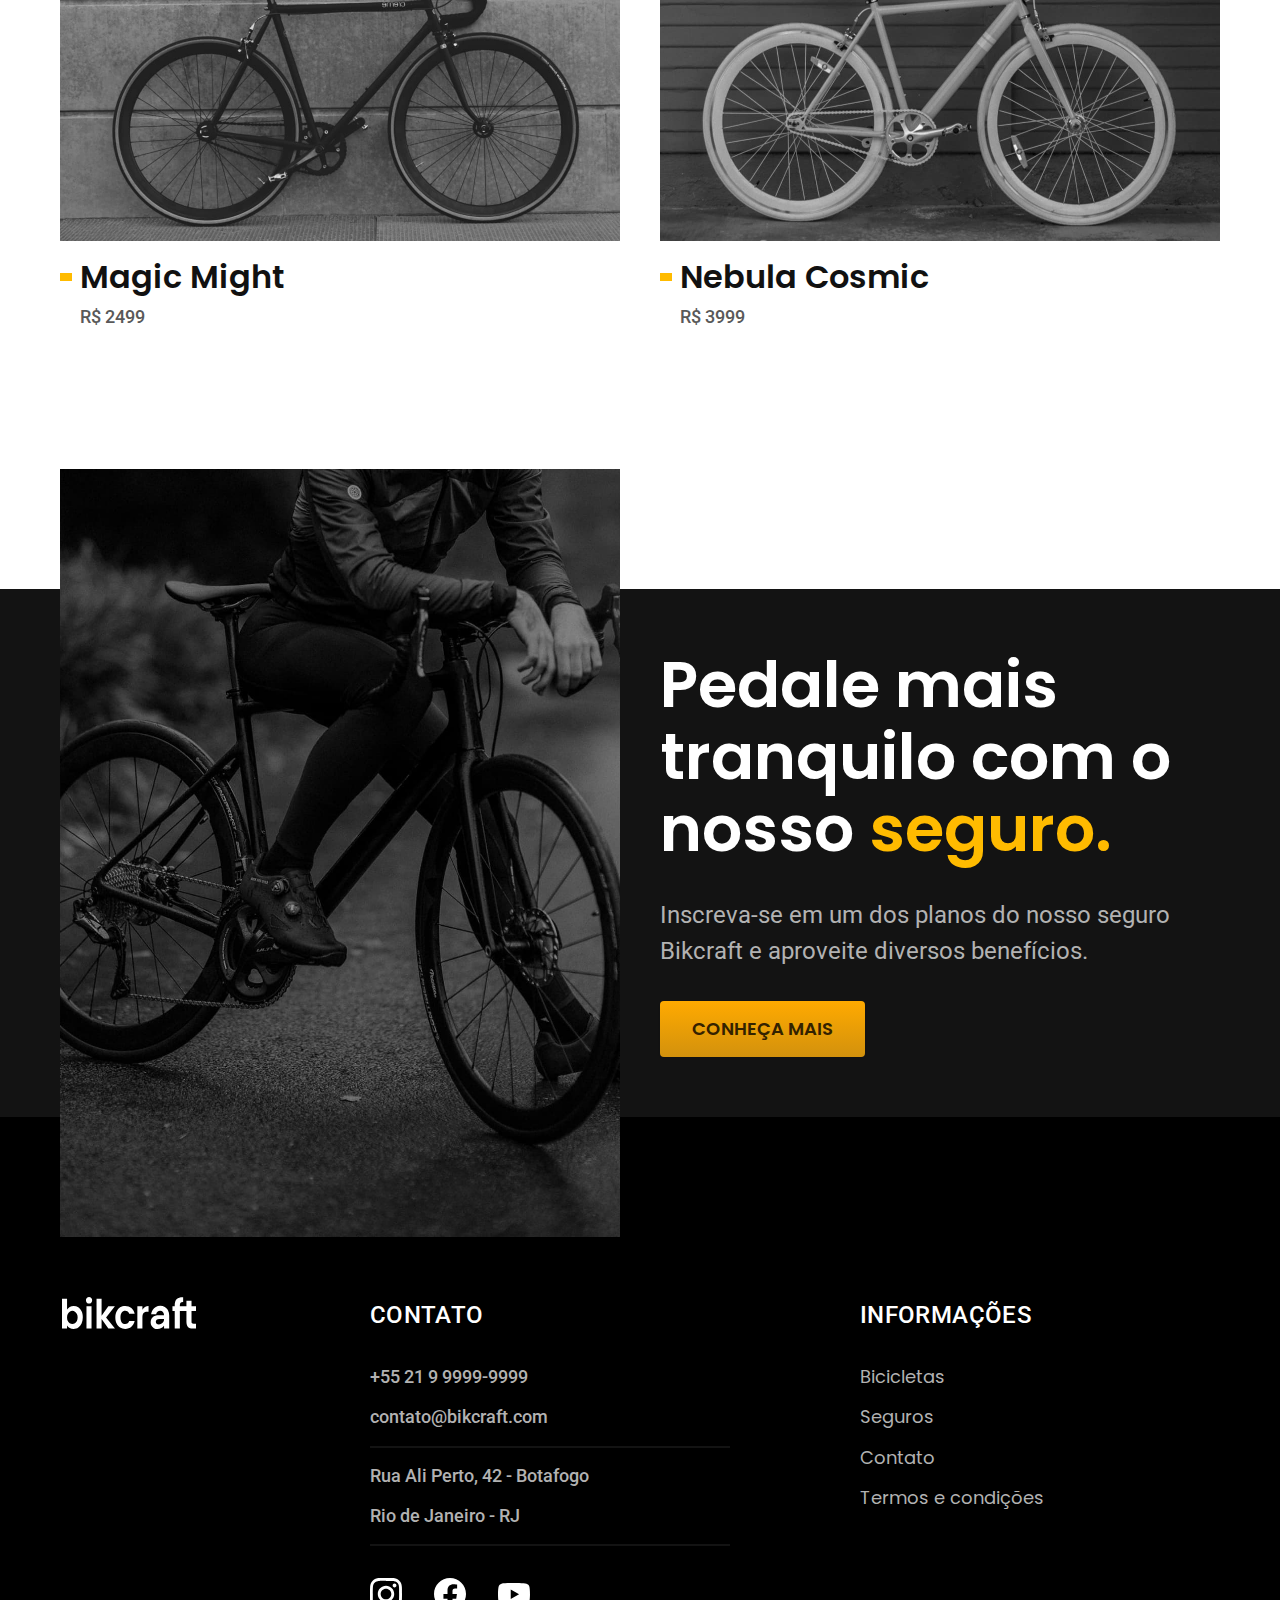
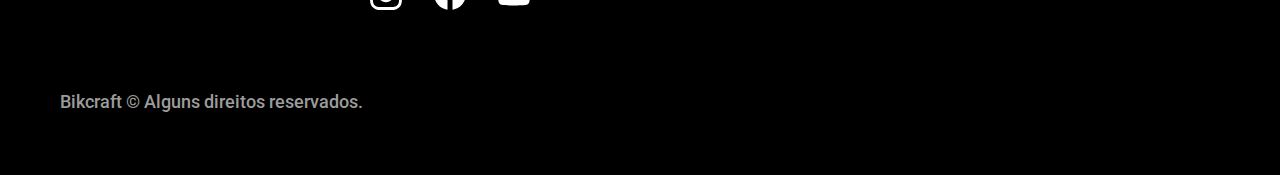
<file: bicicletas/nimbus.html>
<!DOCTYPE html>
<html lang="pt-br">
    <head>
        <meta charset="UTF-8">
        <meta name="viewport" content="width=device-width, initial-scale=1.0">
        <meta name="description" content="Termos e condições.">
        <title>Nimbus Stark │ Bikcraft - Bicicletas Elétricas</title>
        
        <link rel="icon" href="../favicon.svg" type="image/svg+xml">
        <link rel="stylesheet" href="../css/style.css">
    
        <link rel="preconnect" href="https://fonts.googleapis.com">
        <link rel="preconnect" href="https://fonts.gstatic.com" crossorigin>
        <link rel="preconnect" href="https://fonts.googleapis.com">
        <link rel="preconnect" href="https://fonts.gstatic.com" crossorigin>
        <link href="https://fonts.googleapis.com/css2?family=Merriweather:ital,wght@1,900&family=Poppins:wght@400;600&family=Roboto:wght@400;500&display=swap" rel="stylesheet">
    </head>

<body id="bicicleta">
    <header class="header-bg">
        <div class="header container">
            <a href="./index.html"><img src="../img/bikcraft.svg" alt="Bikcraft"></a>
            <nav aria-label="primaria">
                <ul class="header-menu font-1-m cor-0">
                    <li><a href="../bicicletas.html">Bicicletas</a></li>
                    <li><a href="../seguros.html">Seguros</a></li>
                    <li><a href="..contato.html">Contato</a></li>
                </ul>
            </nav>
        </div>
    </header>

    <main class="titulo-bg">
        <div>
            <div class="titulo container">
                <p class="font-2-x-l cor-5">R$ 4999</p>
                <h1 class="font-1-xxl cor-0">Nimbus Stark<span class="cor-p1">.</span></h1>
            </div>
        </div>
        <div class="bicicleta container">
            <div class="bicicleta-imagens">
                <img src="../img/bicicleta/nimbus1.jpg" alt="Bicicleta 1">
                <img src="../img/bicicleta/nimbus2.jpg" alt="Bicicleta 2">
                <img src="../img/bicicleta/nimbus3.jpg" alt="Bicicleta 3">
            </div>
            <div class="bicicleta-conteudo">
                <p class="font-2-l cor-5">A Nimbus Stark é a melhor Bikcraft já criada pela nossa equipe. Ela vem equipada com os melhores acessórios, o que garante maior velocidade.</p>
                <div class="bicicleta-comprar">
                    <a class="botao" href="../orcamento.html?tipo=bikcraft&produto=nimbus">Comprar Agora</a>
                    <span class="font-1-xs cor-6"><img src="../img/icones/entrega.svg">entrega em 5 dias</span>
                    <span class="font-1-xs cor-6"><img src="../img/icones/estoque.svg">18 em estoque</span>
                </div>
            
                <h2 class="font-1-xs cor-0">Informações</h2>
                <ul class="bicicleta-informacoes">
                    <li>
                        <img src="../img/icones/eletrica.svg" alt="">
                        <h3 class="font-1-m cor-0">Motor Elétrico</h3>
                        <p class="font-2-xs cor-5">Permite você viajar distâncias inimaginaveis com a sua bike.</p>
                    </li>

                    <li>
                        <img src="../img/icones/velocidade.svg" alt="">
                        <h3 class="font-1-m cor-0">40 km/h</h3>
                        <p class="font-2-xs cor-5">A mais rápida bicicleta elétrica disponível hoje no mercado.</p>
                    </li>

                    <li>
                        <img src="../img/icones/rastreador.svg" alt="">
                        <h3 class="font-1-m cor-0">Rastreador</h3>
                        <p class="font-2-xs cor-5">Rastreador e sistema anti-furto para garantir o seu sossego.</p>
                    </li>

                    <li>
                        <img src="../img/icones/eletrica.svg" alt="">
                        <h3 class="font-1-m cor-0">Fibra de Carbono</h3>
                        <p class="font-2-xs cor-5">Maior proteção possível para a sua Bikcraft com fibra de carbono.</p>
                    </li>
                </ul>
            
                <h2 class="font-1-xs cor-0">Ficha Técnica</h2>
                <ul class="bicicleta-ficha font-2-s cor-4">
                    <li>Peso <span>9kg</span></li>
                    <li>Altura <span>60 Cm</span></li>
                    <li>Largura <span>120 Cm</span></li>
                    <li>Profundidade <span>10 Cm</span></li>
                    <li>Marchas <span>16</span></li>
                    <li>Roda <span>29</span></li>
                </ul>
            </div>
        </div>
    </main>

    <article class="bicicletas-lista container">
        <h2 class="font-1-xxl">escolha a sua<span class="cor-p1">.</span></h2>

        <ul>
            <li>
                <a href="./magic.html">
                    <img src="../img/bicicletas/magic.jpg" alt="Bicicleta Magic">
                    <h3 class="font-1-xl">Magic Might</h3>
                    <span class="font-2-m cor-8">R$ 2499</span>
                </a>
            </li>

            <li>
                <a href="./nebula.html">
                    <img src="../img/bicicletas/nebula.jpg" alt="Bicicleta Magic">
                    <h3 class="font-1-xl">Nebula Cosmic</h3>
                    <span class="font-2-m cor-8">R$ 3999</span>
                </a>
            </li>
        </ul>
    </article>

    <article class="seguro-bg">
        <div class="seguro container">
            <div class="seguro-imagem">
                <img src="../img/fotos/seguros.jpg" alt="Pessoa parada em cima de uma bicicleta">
            </div>
            <div class="seguro-conteudo">
                <h2 class="font-1-xxl cor-0">Pedale mais tranquilo com o nosso <span class="cor-p1">seguro.</span></h2>
                <p class="font-2-l cor-5">Inscreva-se em um dos planos do nosso seguro Bikcraft e aproveite diversos benefícios.</p>
                <a class="botao" href="..seguros.html">Conheça Mais</a>
            </div>
        </div>
    </article>

    <footer class="footer-bg">
        <div class="footer container">
            <img src="../img/bikcraft.svg" alt="Bikcraft">
            <div class="footer-contato">
                <h3 class="font-2-l-b cor-0">Contato</h3>
                <ul class="font-2-m cor-5">
                    <li><a href="tel:+5521999999999">+55 21 9 9999-9999</a></li>
                    <li><a href="mailto:contato@bikcraft.com">contato@bikcraft.com</a></li>
                    <li>Rua Ali Perto, 42 - Botafogo</a></li>
                    <li>Rio de Janeiro - RJ</a></li>
                </ul>
                <div class="footer-redes">
                    <a href="./">
                        <img src="../img/redes/insta-b.svg" alt="Instagram">
                    </a>
                    <a href="./">
                        <img src="../img/redes/face-b.svg" alt="Facebook">
                    </a>
                    <a href="./">
                        <img src="../img/redes/yout-b.svg" alt="Youtube">
                    </a>

                </div>
            </div>
            <div class="footer-informacoes">
                <h3 class="font-2-l-b cor-0">Informações</h3>
                <nav>
                    <ul class="font-1-m cor-5">
                        <li><a href="./bicicletas.html">Bicicletas</a></li>
                        <li><a href="./seguros.html">Seguros</a></li>
                        <li><a href="./contato.html">Contato</a></li>
                        <li><a href="./termos.html">Termos e condições</a></li>
                    </ul>
                </nav>
            </div>
            <p class="footer-copy font-2-m cor-6">Bikcraft © Alguns direitos reservados.</p>
        </div>
    </footer>
<script src ="../js/script.js"></script>
</body>
</html>
</file>
<file: css/style.css>
@import "./global/header.css";
@import "./utilidades/tipografia.css";
@import "./utilidades/cores.css";
@import "./utilidades/animacao.css";

@import "./global/global.css";
@import "./global/footer.css";

/* Utilidades */
@import "./utilidades/componentes.css";
@import "./utilidades/formulario.css";

/* Home */
@import "./home/introducao.css";
@import "./home/tecnologia.css";
@import "./home/parceiros.css";
@import "./home/depoimento.css";

/* Bicicleta */
@import "./bicicleta/bicicleta.css";
@import "./bicicleta/seguro.css";

/* Bicicletas */
@import "./bicicletas/bicicletas-lista.css";
@import "./bicicletas/bicicletas.css";

/* Seguros */
@import "./seguros/seguros.css";
@import "./seguros/vantagens.css";
@import "./seguros/perguntas.css";

/* Contato */
@import "./contato/contato.css";
@import "./contato/lojas.css";

/* Orçamento */
@import "./orcamento/orcamento.css"
;

/* Termos e condições */
@import "./termos/termos.css";
</file>
